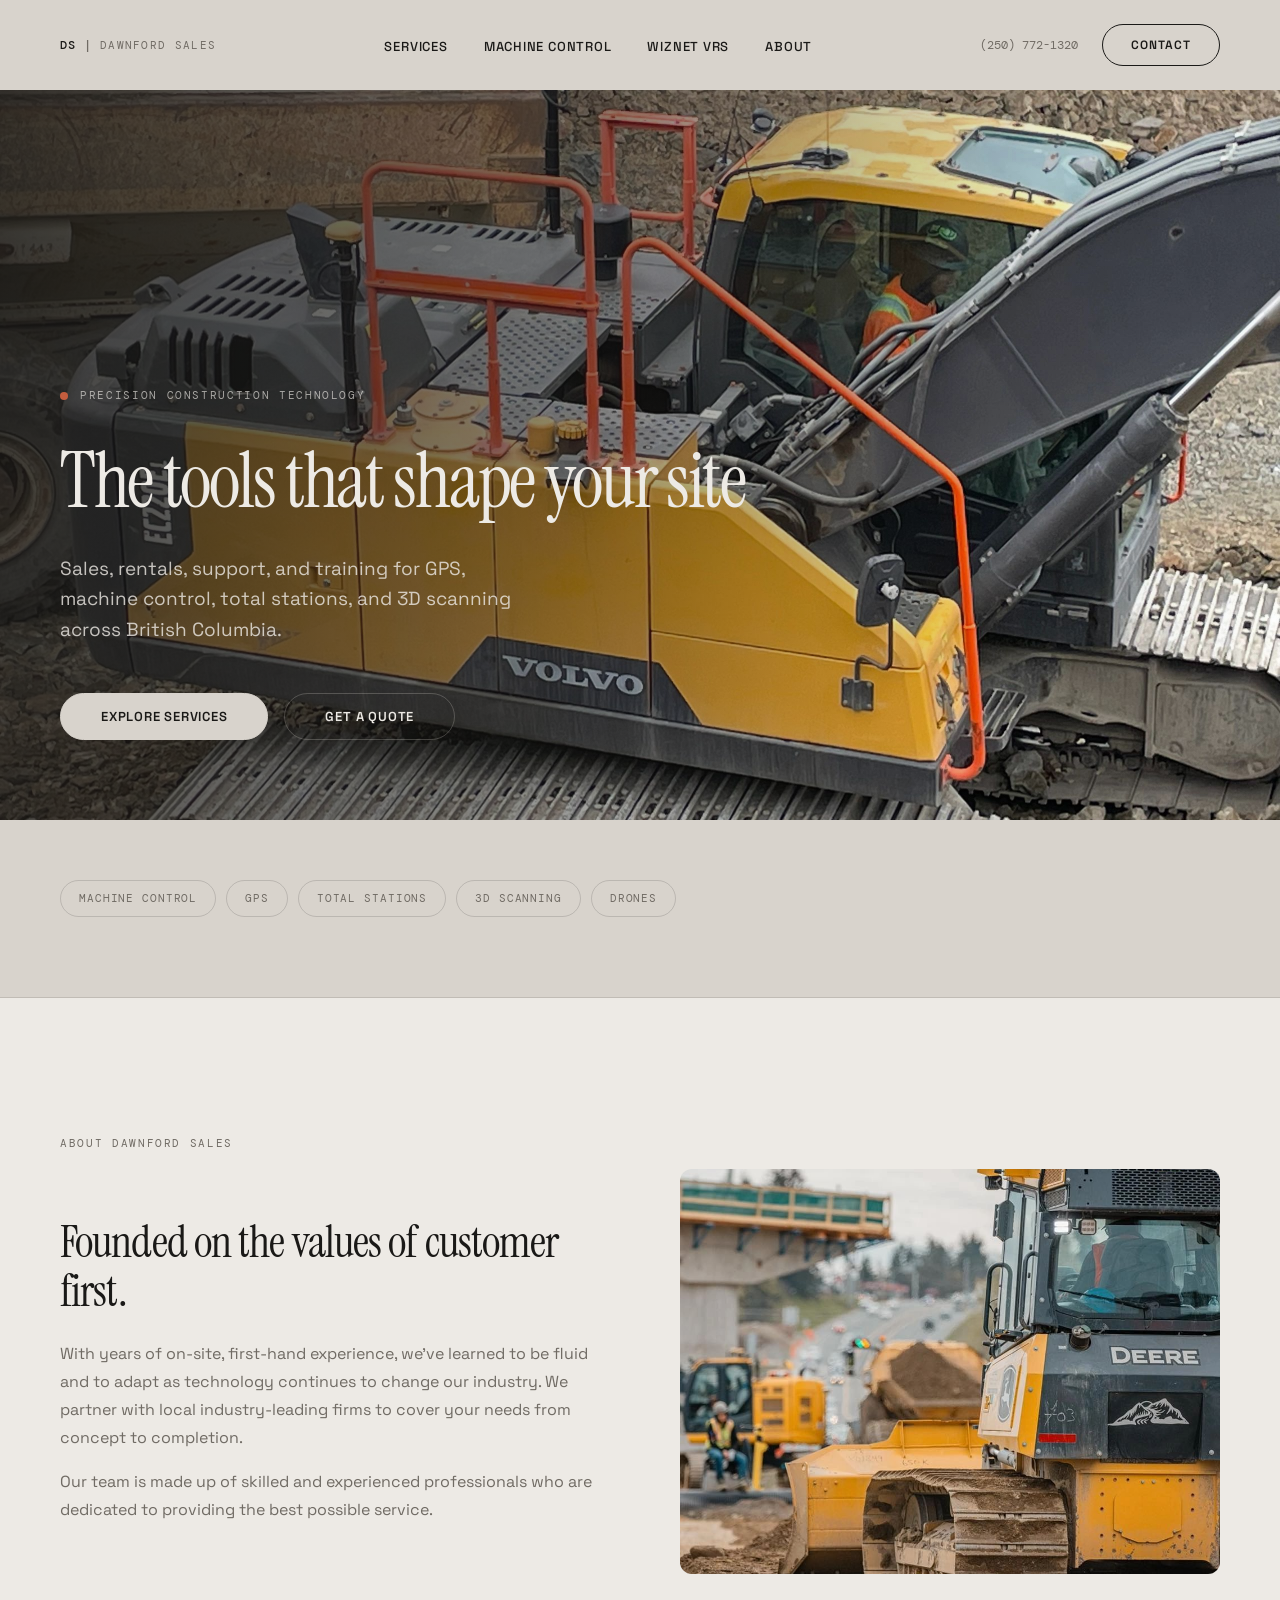
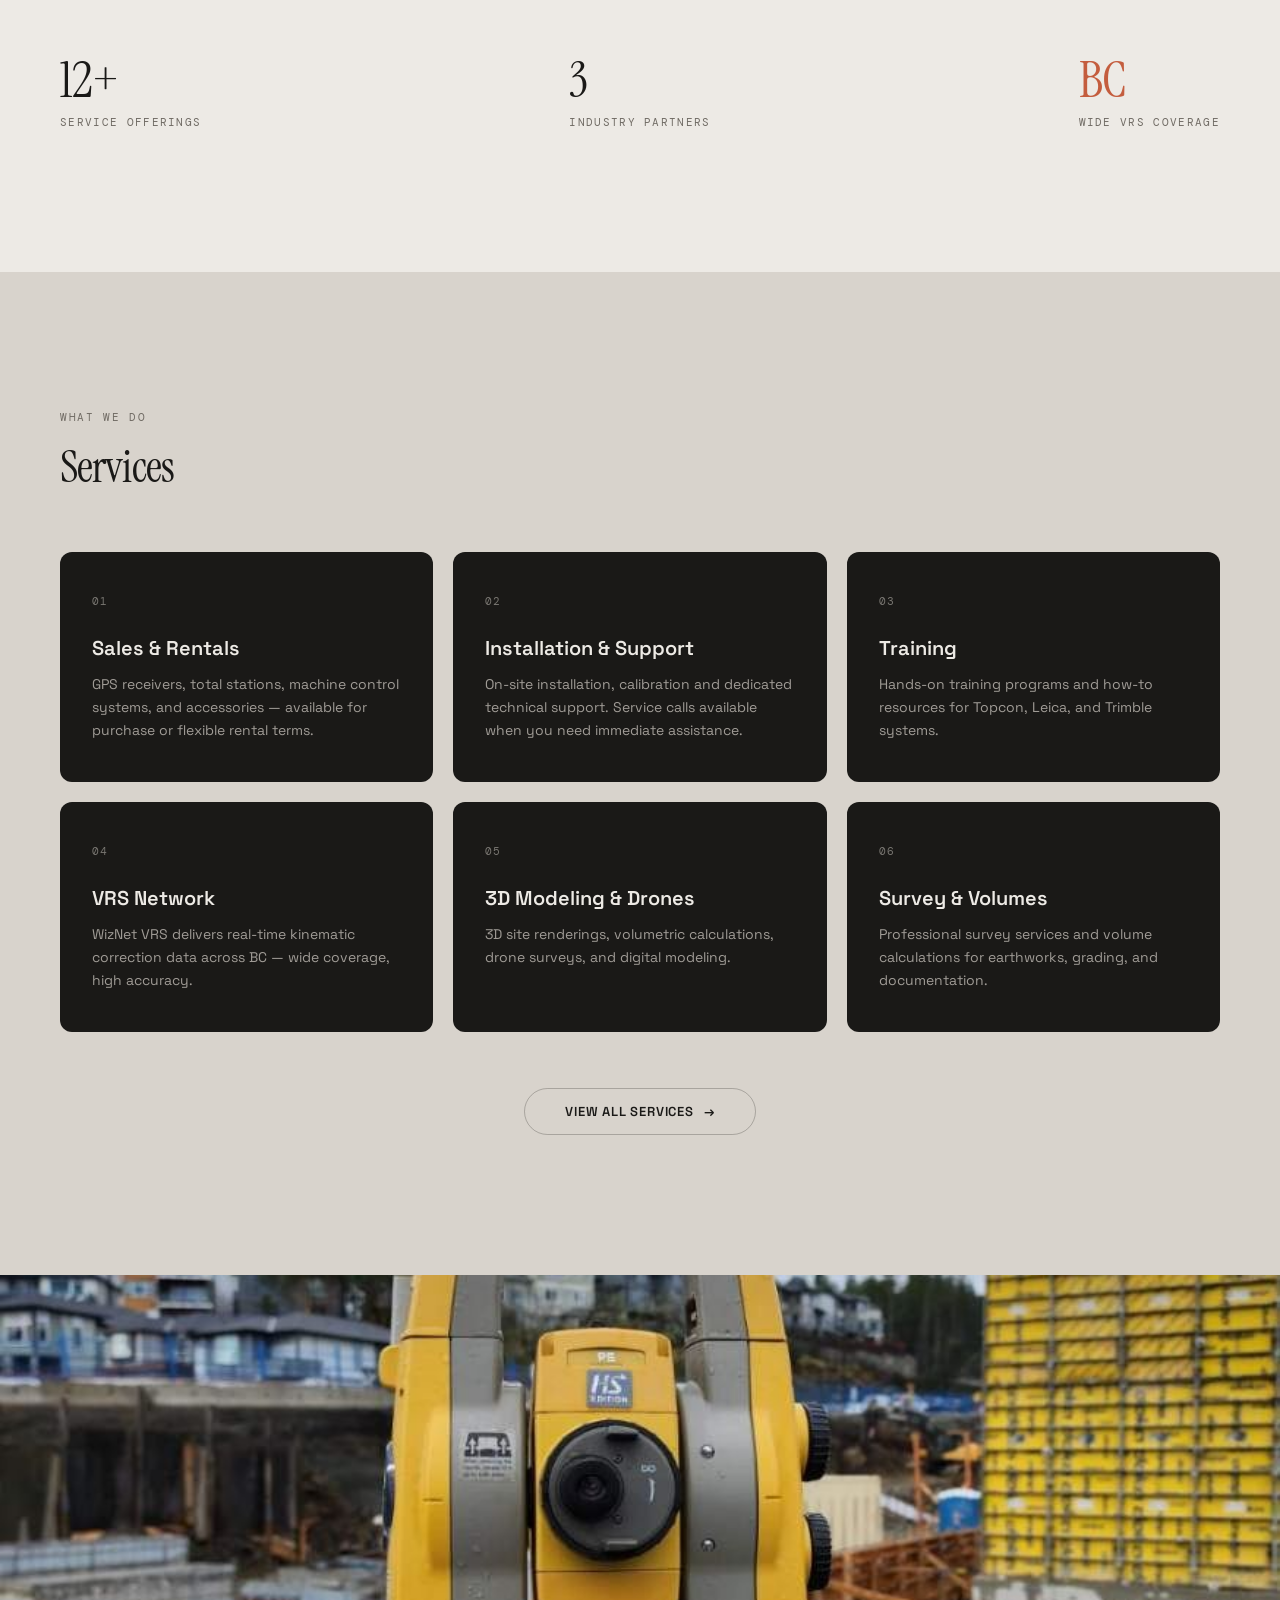
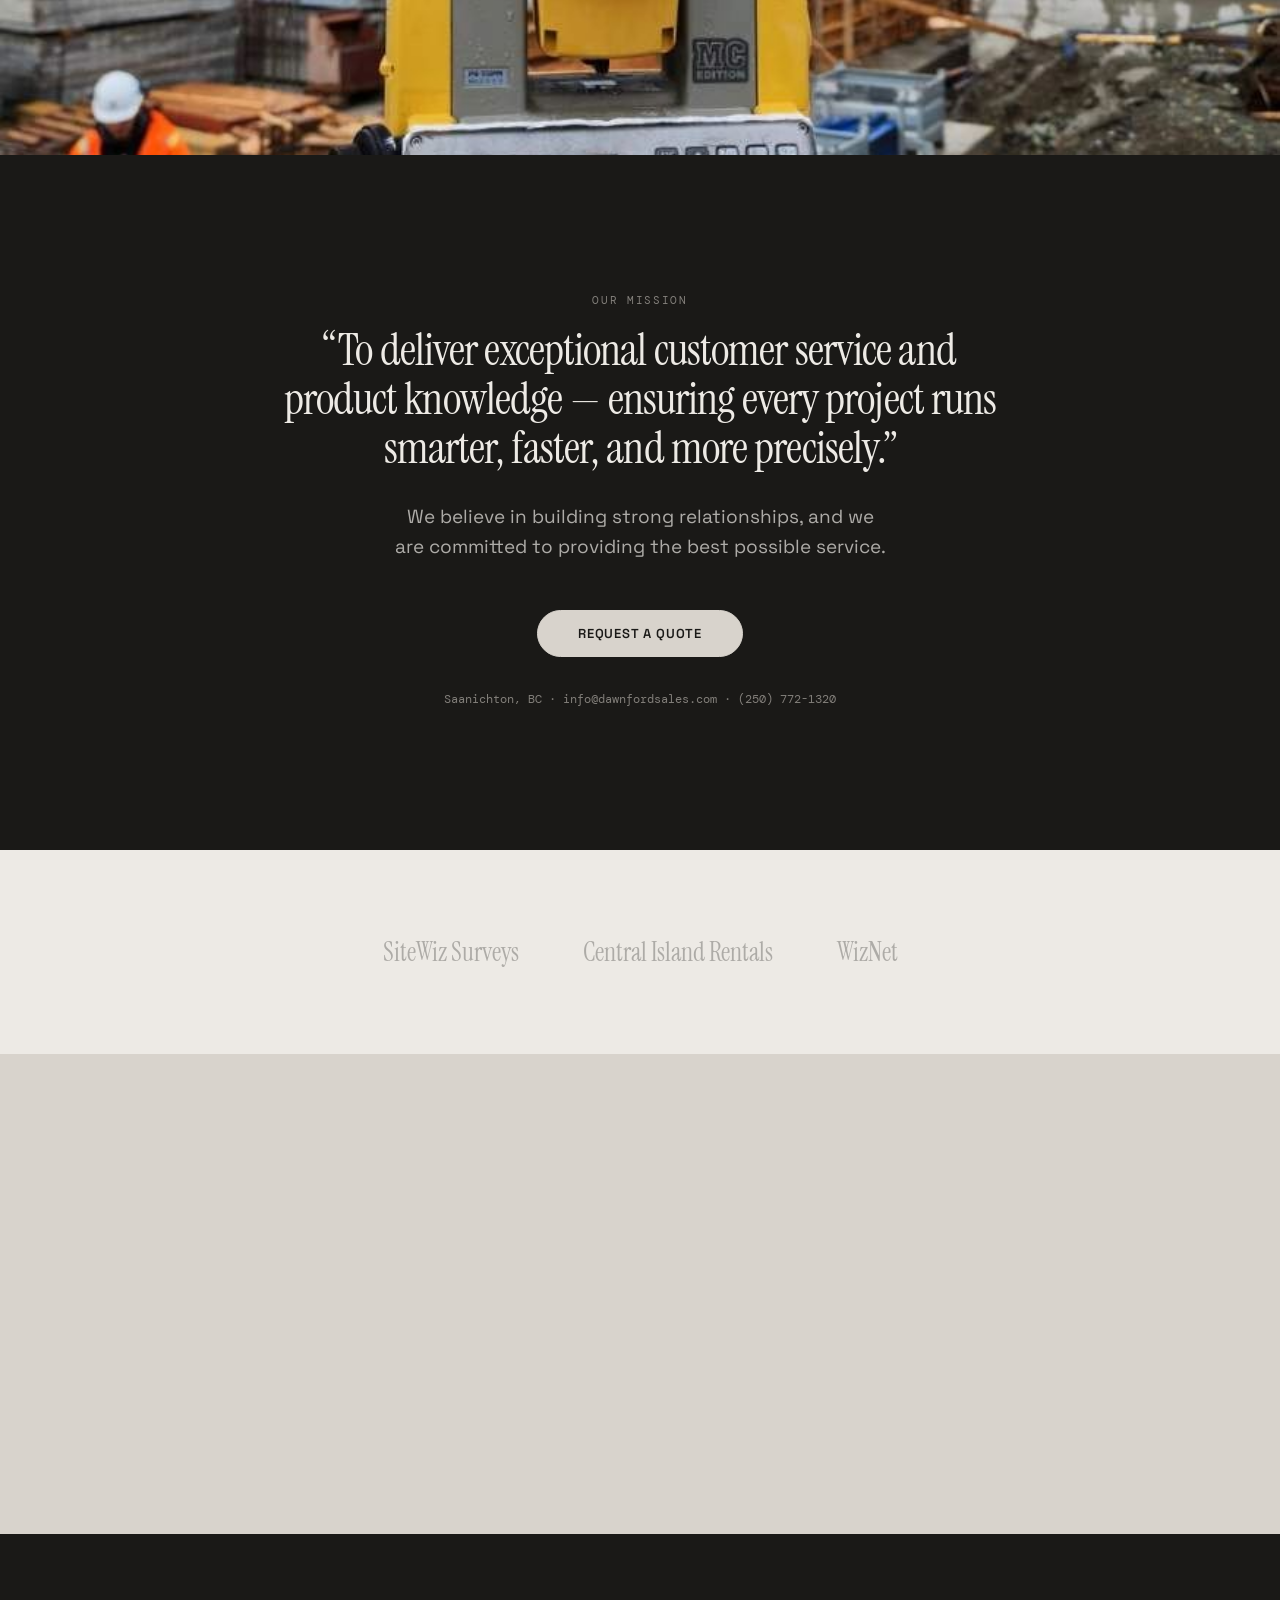
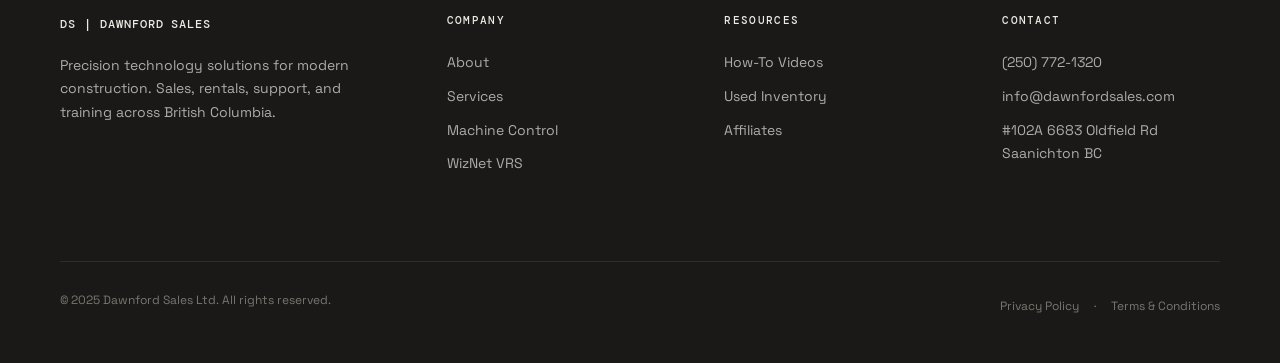
<file: index.html>
<!DOCTYPE html>
<html lang="en">
<head>
  <meta charset="UTF-8">
  <meta name="viewport" content="width=device-width, initial-scale=1.0">
  <meta name="description" content="Dawnford Sales Ltd — Precision construction technology in Saanichton, BC. Sales, rentals, support, and training for GPS, machine control, total stations, and 3D scanning.">
  <title>Dawnford Sales Ltd | Precision Technology for Modern Construction</title>
  <link rel="stylesheet" href="styles.css">
  <style>html { scroll-behavior: smooth; }</style>
</head>
<body>

  <!-- NAV -->
  <nav class="nav">
    <div class="nav__inner">
      <a href="index.html" class="nav__logo">DS <span class="nav__logo-divider">|</span> <span class="nav__logo-sub">Dawnford Sales</span></a>
      <ul class="nav__links">
        <li><a href="services.html" class="nav__link">Services</a></li>
        <li><a href="machine-control.html" class="nav__link">Machine Control</a></li>
        <li><a href="wiznet-vrs.html" class="nav__link">WizNet VRS</a></li>
        <li><a href="#about" class="nav__link">About</a></li>
      </ul>
      <div class="nav__right">
        <a href="tel:+12507721320" class="nav__phone">(250) 772-1320</a>
        <a href="contact.html" class="nav__cta">Contact</a>
      </div>
    </div>
  </nav>

  <!-- HERO -->
  <header class="hero hero--image">
    <div class="hero__bg">
      <img src="images/field_equipment.jpg" alt="Volvo excavator equipped with GPS machine control on an active jobsite" width="2560" height="1920">
    </div>
    <div class="hero__overlay"></div>
    <div class="container" style="position: relative; z-index: 2;">
      <div class="hero__label">
        <span class="hero__label-dot"></span>
        Precision Construction Technology
      </div>
      <h1>The tools that shape your site</h1>
      <p class="hero__subtitle" style="color: rgba(237,234,229,0.8);">Sales, rentals, support, and training for GPS, machine control, total stations, and 3D scanning across British Columbia.</p>
      <div class="hero__actions">
        <a href="services.html" class="btn btn--light">Explore Services</a>
        <a href="contact.html" class="btn btn--outline-light">Get a Quote</a>
      </div>
    </div>
  </header>

  <!-- TAGS -->
  <div class="container" style="padding-top: 60px; padding-bottom: 80px;">
    <div class="tags">
      <span class="tag">Machine Control</span>
      <span class="tag">GPS</span>
      <span class="tag">Total Stations</span>
      <span class="tag">3D Scanning</span>
      <span class="tag">Drones</span>
    </div>
  </div>

  <hr class="divider">

  <!-- ABOUT -->
  <section class="section section--warm" id="about">
    <div class="container">
      <div class="label">About Dawnford Sales</div>
      <div class="split">
        <div class="split__text">
          <h2>Founded on the values of customer first.</h2>
          <p>With years of on-site, first-hand experience, we've learned to be fluid and to adapt as technology continues to change our industry. We partner with local industry-leading firms to cover your needs from concept to completion.</p>
          <p>Our team is made up of skilled and experienced professionals who are dedicated to providing the best possible service.</p>
        </div>
        <div class="split__image">
          <img src="images/team_photo.jpg" alt="The Dawnford Sales team on a project site" loading="lazy" width="600" height="400">
        </div>
      </div>

      <div class="stats" style="margin-top: 80px;">
        <div class="stat">
          <span class="stat__number">12+</span>
          <span class="stat__label">Service Offerings</span>
        </div>
        <div class="stat">
          <span class="stat__number">3</span>
          <span class="stat__label">Industry Partners</span>
        </div>
        <div class="stat">
          <span class="stat__number stat__number--accent">BC</span>
          <span class="stat__label">Wide VRS Coverage</span>
        </div>
      </div>
    </div>
  </section>

  <!-- SERVICES -->
  <section class="section section--stone">
    <div class="container">
      <div class="label">What We Do</div>
      <h2 style="margin-bottom: 60px;">Services</h2>

      <div class="grid grid--3">
        <article class="card">
          <span class="card__number">01</span>
          <h3>Sales & Rentals</h3>
          <p>GPS receivers, total stations, machine control systems, and accessories — available for purchase or flexible rental terms.</p>
        </article>
        <article class="card">
          <span class="card__number">02</span>
          <h3>Installation & Support</h3>
          <p>On-site installation, calibration and dedicated technical support. Service calls available when you need immediate assistance.</p>
        </article>
        <article class="card">
          <span class="card__number">03</span>
          <h3>Training</h3>
          <p>Hands-on training programs and how-to resources for Topcon, Leica, and Trimble systems.</p>
        </article>
        <article class="card">
          <span class="card__number">04</span>
          <h3>VRS Network</h3>
          <p>WizNet VRS delivers real-time kinematic correction data across BC — wide coverage, high accuracy.</p>
        </article>
        <article class="card">
          <span class="card__number">05</span>
          <h3>3D Modeling & Drones</h3>
          <p>3D site renderings, volumetric calculations, drone surveys, and digital modeling.</p>
        </article>
        <article class="card">
          <span class="card__number">06</span>
          <h3>Survey & Volumes</h3>
          <p>Professional survey services and volume calculations for earthworks, grading, and documentation.</p>
        </article>
      </div>

      <div style="text-align: center; margin-top: 56px;">
        <a href="services.html" class="btn btn--outline">View All Services <span class="btn__arrow">&rarr;</span></a>
      </div>
    </div>
  </section>

  <!-- IMAGE BREAK -->
  <div class="image-break">
    <img src="images/jobsite.jpg" alt="Active construction jobsite using Dawnford precision technology" loading="lazy" width="1920" height="500">
  </div>

  <!-- MISSION -->
  <section class="section section--dark" style="text-align: center;">
    <div class="container" style="max-width: 860px;">
      <div class="label label--light" style="justify-content: center;">Our Mission</div>
      <h2 style="margin-bottom: 28px;">&ldquo;To deliver exceptional customer service and product knowledge &mdash; ensuring every project runs smarter, faster, and more precisely.&rdquo;</h2>
      <p class="lead" style="max-width: 500px; margin: 0 auto 48px;">We believe in building strong relationships, and we are committed to providing the best possible service.</p>
      <a href="contact.html" class="btn btn--light">Request a Quote</a>
      <p style="margin-top: 32px; font-family: var(--font-mono); font-size: 12px; color: rgba(216,211,204,0.55);">Saanichton, BC &middot; info@dawnfordsales.com &middot; (250) 772-1320</p>
    </div>
  </section>

  <!-- PARTNERS -->
  <section class="section section--warm" style="padding-top: 80px; padding-bottom: 80px;">
    <div class="container">
      <div class="partners">
        <span class="partner-name">SiteWiz Surveys</span>
        <span class="partner-name">Central Island Rentals</span>
        <span class="partner-name">WizNet</span>
      </div>
    </div>
  </section>

  <!-- MAP -->
  <div class="map-section">
    <iframe
      src="https://www.google.com/maps/d/u/0/embed?mid=1etdUDuWRnKUgUkaizJpUHFdhF_-oUvA&ll=49.27524247573872%2C-123.19256235156249&z=7"
      width="100%" height="480" style="border:0; display:block;"
      allowfullscreen="" loading="lazy"
      referrerpolicy="no-referrer-when-downgrade"
      title="Dawnford Sales coverage area"></iframe>
  </div>

  <!-- FOOTER -->
  <footer class="footer">
    <div class="container">
      <div class="footer__grid">
        <div class="footer__brand">
          <span class="footer__brand-name">DS | Dawnford Sales</span>
          <p>Precision technology solutions for modern construction. Sales, rentals, support, and training across British Columbia.</p>
        </div>
        <div>
          <h4 class="footer__heading">Company</h4>
          <ul>
            <li><a href="#about" class="footer__link">About</a></li>
            <li><a href="services.html" class="footer__link">Services</a></li>
            <li><a href="machine-control.html" class="footer__link">Machine Control</a></li>
            <li><a href="wiznet-vrs.html" class="footer__link">WizNet VRS</a></li>
          </ul>
        </div>
        <div>
          <h4 class="footer__heading">Resources</h4>
          <ul>
            <li><a href="how-to-videos.html" class="footer__link">How-To Videos</a></li>
            <li><a href="used-inventory.html" class="footer__link">Used Inventory</a></li>
            <li><a href="affiliates.html" class="footer__link">Affiliates</a></li>
          </ul>
        </div>
        <div>
          <h4 class="footer__heading">Contact</h4>
          <ul>
            <li><a href="tel:+12507721320" class="footer__link">(250) 772-1320</a></li>
            <li><a href="mailto:info@dawnfordsales.com" class="footer__link">info@dawnfordsales.com</a></li>
            <li><address class="footer__link" style="font-style: normal;">#102A 6683 Oldfield Rd<br>Saanichton BC</address></li>
          </ul>
        </div>
      </div>
      <div class="footer__bottom">
        <p>&copy; 2025 Dawnford Sales Ltd. All rights reserved.</p>
        <div>
          <a href="privacy.html">Privacy Policy</a>
          <span style="margin: 0 12px;">&middot;</span>
          <a href="terms.html">Terms &amp; Conditions</a>
        </div>
      </div>
    </div>
  </footer>

</body>
</html>
</file>
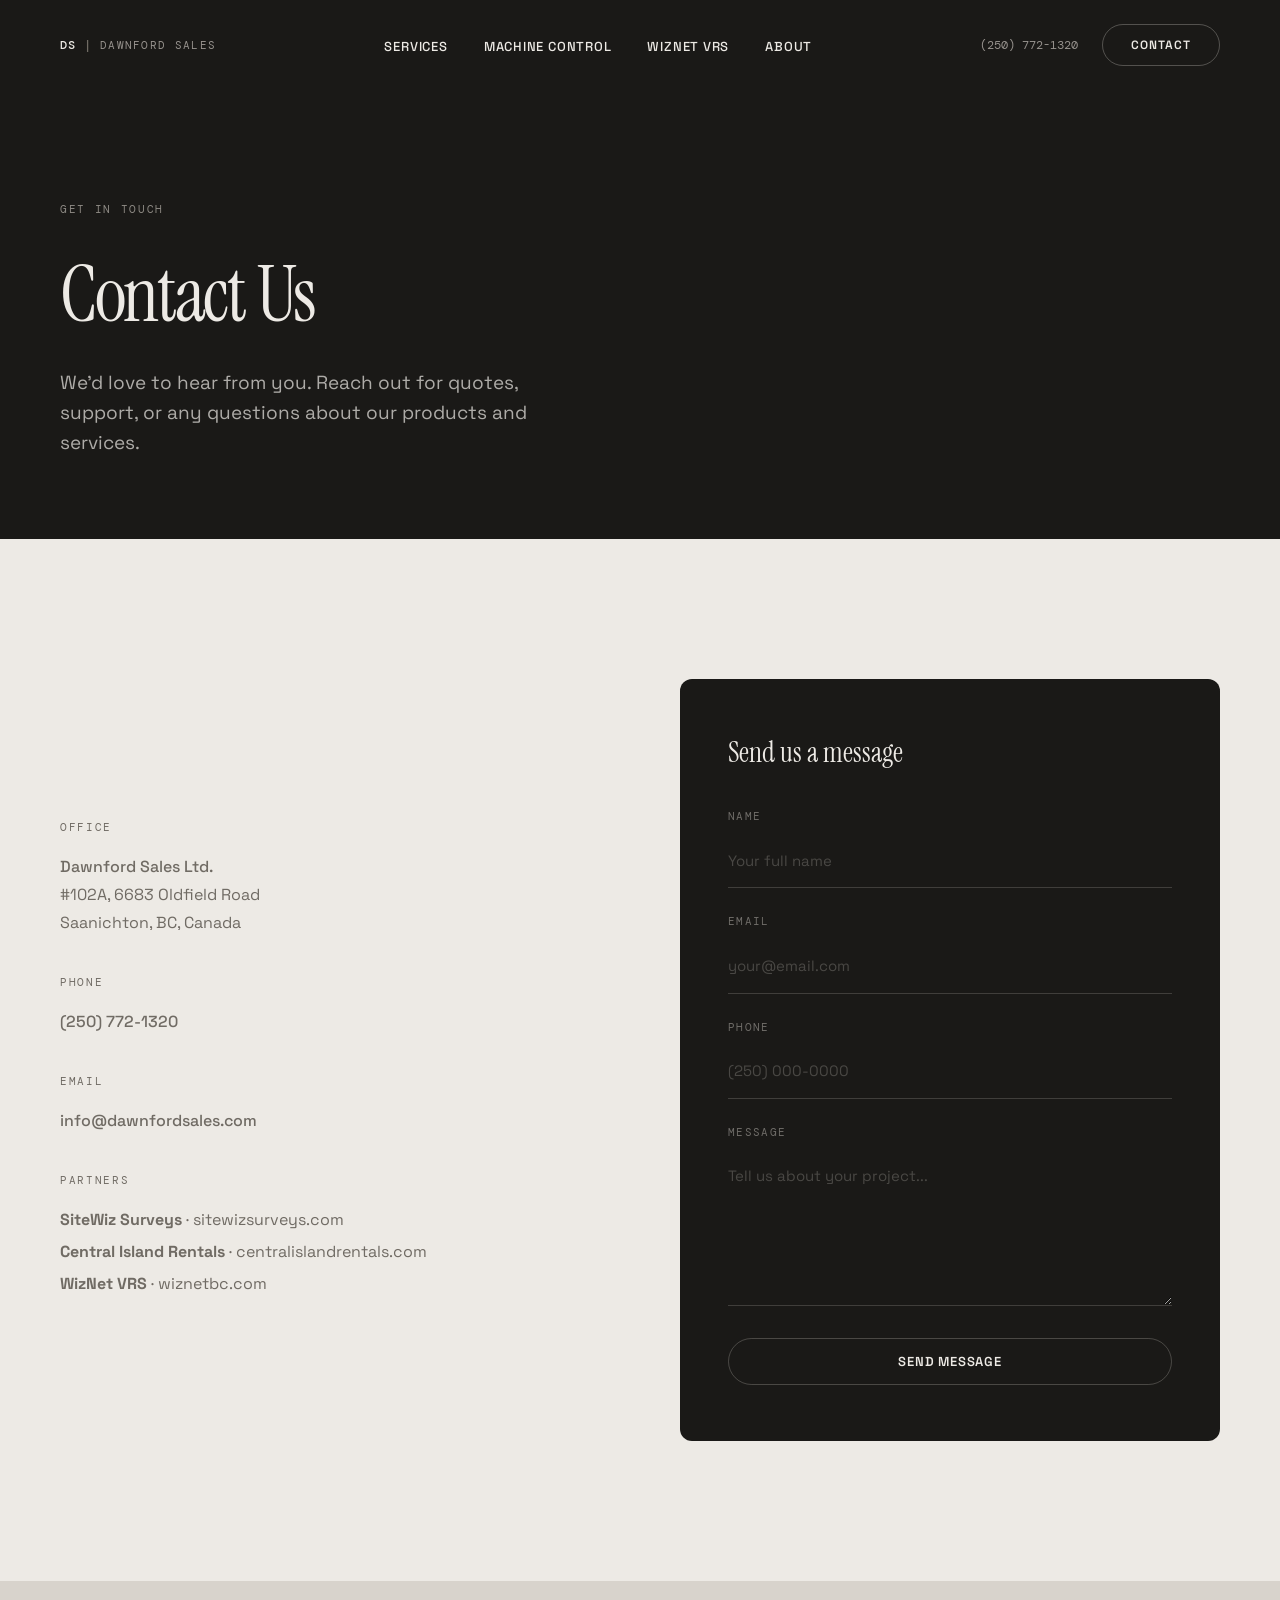
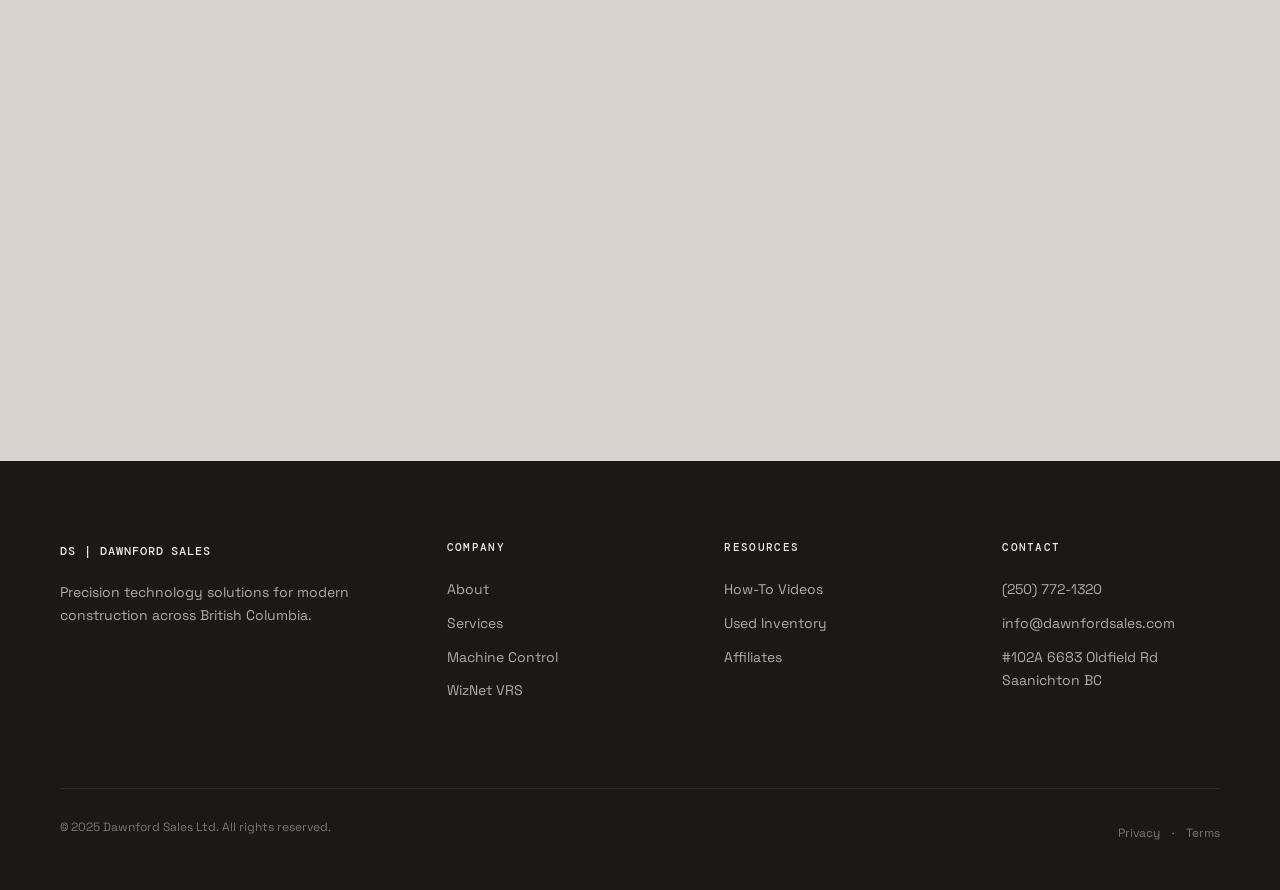
<file: contact.html>
<!DOCTYPE html>
<html lang="en">
<head>
  <meta charset="UTF-8">
  <meta name="viewport" content="width=device-width, initial-scale=1.0">
  <title>Contact | Dawnford Sales Ltd.</title>
  <meta name="description" content="Get in touch with Dawnford Sales Ltd. for quotes, support, or questions about GPS, machine control, and surveying technology.">
  <link rel="stylesheet" href="styles.css">
</head>
<body>

  <nav class="nav nav--dark">
    <div class="nav__inner">
      <a href="index.html" class="nav__logo">DS <span class="nav__logo-divider">|</span> <span class="nav__logo-sub">Dawnford Sales</span></a>
      <ul class="nav__links">
        <li><a href="services.html" class="nav__link">Services</a></li>
        <li><a href="machine-control.html" class="nav__link">Machine Control</a></li>
        <li><a href="wiznet-vrs.html" class="nav__link">WizNet VRS</a></li>
        <li><a href="index.html#about" class="nav__link">About</a></li>
      </ul>
      <div class="nav__right">
        <a href="tel:+12507721320" class="nav__phone">(250) 772-1320</a>
        <a href="contact.html" class="nav__cta">Contact</a>
      </div>
    </div>
  </nav>

  <header class="hero hero--dark" style="padding-bottom: 80px;">
    <div class="container">
      <div class="hero__label">Get in Touch</div>
      <h1>Contact Us</h1>
      <p class="hero__subtitle">We'd love to hear from you. Reach out for quotes, support, or any questions about our products and services.</p>
    </div>
  </header>

  <main>

    <section class="section section--warm">
      <div class="container">
        <div class="split">

          <div class="split__text">
            <div style="margin-bottom: 40px;">
              <div class="label">Office</div>
              <p style="margin-bottom: 0; font-weight: 500;">Dawnford Sales Ltd.</p>
              <p style="margin-bottom: 0; color: var(--color-mid-gray);">#102A, 6683 Oldfield Road</p>
              <p style="color: var(--color-mid-gray);">Saanichton, BC, Canada</p>
            </div>
            <div style="margin-bottom: 40px;">
              <div class="label">Phone</div>
              <p><a href="tel:+12507721320" style="font-weight: 500;">(250) 772-1320</a></p>
            </div>
            <div style="margin-bottom: 40px;">
              <div class="label">Email</div>
              <p><a href="mailto:info@dawnfordsales.com" style="font-weight: 500;">info@dawnfordsales.com</a></p>
            </div>
            <div>
              <div class="label">Partners</div>
              <p style="margin-bottom: 4px;"><strong>SiteWiz Surveys</strong> <span style="color: var(--color-mid-gray);">&middot; sitewizsurveys.com</span></p>
              <p style="margin-bottom: 4px;"><strong>Central Island Rentals</strong> <span style="color: var(--color-mid-gray);">&middot; centralislandrentals.com</span></p>
              <p style="margin-bottom: 0;"><strong>WizNet VRS</strong> <span style="color: var(--color-mid-gray);">&middot; wiznetbc.com</span></p>
            </div>
          </div>

          <div class="form">
            <h3 style="font-family: var(--font-display); color: var(--color-warm-white); font-size: 28px; margin-bottom: 36px;">Send us a message</h3>
            <form action="#" method="post">
              <div class="form__group">
                <label for="contact-name" class="form__label">Name</label>
                <input type="text" id="contact-name" name="name" class="form__input" placeholder="Your full name" required>
              </div>
              <div class="form__group">
                <label for="contact-email" class="form__label">Email</label>
                <input type="email" id="contact-email" name="email" class="form__input" placeholder="your@email.com" required>
              </div>
              <div class="form__group">
                <label for="contact-phone" class="form__label">Phone</label>
                <input type="tel" id="contact-phone" name="phone" class="form__input" placeholder="(250) 000-0000">
              </div>
              <div class="form__group" style="margin-bottom: 32px;">
                <label for="contact-message" class="form__label">Message</label>
                <textarea id="contact-message" name="message" class="form__textarea" placeholder="Tell us about your project..." rows="5" required></textarea>
              </div>
              <button type="submit" class="btn btn--outline-light" style="width: 100%;">Send Message</button>
            </form>
          </div>

        </div>
      </div>
    </section>

    <div class="map-section">
      <iframe
        src="https://www.google.com/maps/d/u/0/embed?mid=1etdUDuWRnKUgUkaizJpUHFdhF_-oUvA&ll=49.27524247573872%2C-123.19256235156249&z=7"
        width="100%" height="480" style="border:0; display:block;"
        allowfullscreen="" loading="lazy"
        referrerpolicy="no-referrer-when-downgrade"
        title="Dawnford Sales location"></iframe>
    </div>

  </main>

  <footer class="footer">
    <div class="container">
      <div class="footer__grid">
        <div class="footer__brand">
          <span class="footer__brand-name">DS | Dawnford Sales</span>
          <p>Precision technology solutions for modern construction across British Columbia.</p>
        </div>
        <div>
          <h4 class="footer__heading">Company</h4>
          <ul>
            <li><a href="index.html#about" class="footer__link">About</a></li>
            <li><a href="services.html" class="footer__link">Services</a></li>
            <li><a href="machine-control.html" class="footer__link">Machine Control</a></li>
            <li><a href="wiznet-vrs.html" class="footer__link">WizNet VRS</a></li>
          </ul>
        </div>
        <div>
          <h4 class="footer__heading">Resources</h4>
          <ul>
            <li><a href="how-to-videos.html" class="footer__link">How-To Videos</a></li>
            <li><a href="used-inventory.html" class="footer__link">Used Inventory</a></li>
            <li><a href="affiliates.html" class="footer__link">Affiliates</a></li>
          </ul>
        </div>
        <div>
          <h4 class="footer__heading">Contact</h4>
          <ul>
            <li><a href="tel:+12507721320" class="footer__link">(250) 772-1320</a></li>
            <li><a href="mailto:info@dawnfordsales.com" class="footer__link">info@dawnfordsales.com</a></li>
            <li><address class="footer__link" style="font-style: normal;">#102A 6683 Oldfield Rd<br>Saanichton BC</address></li>
          </ul>
        </div>
      </div>
      <div class="footer__bottom">
        <p>&copy; 2025 Dawnford Sales Ltd. All rights reserved.</p>
        <div><a href="privacy.html">Privacy</a><span style="margin: 0 12px;">&middot;</span><a href="terms.html">Terms</a></div>
      </div>
    </div>
  </footer>

</body>
</html>
</file>
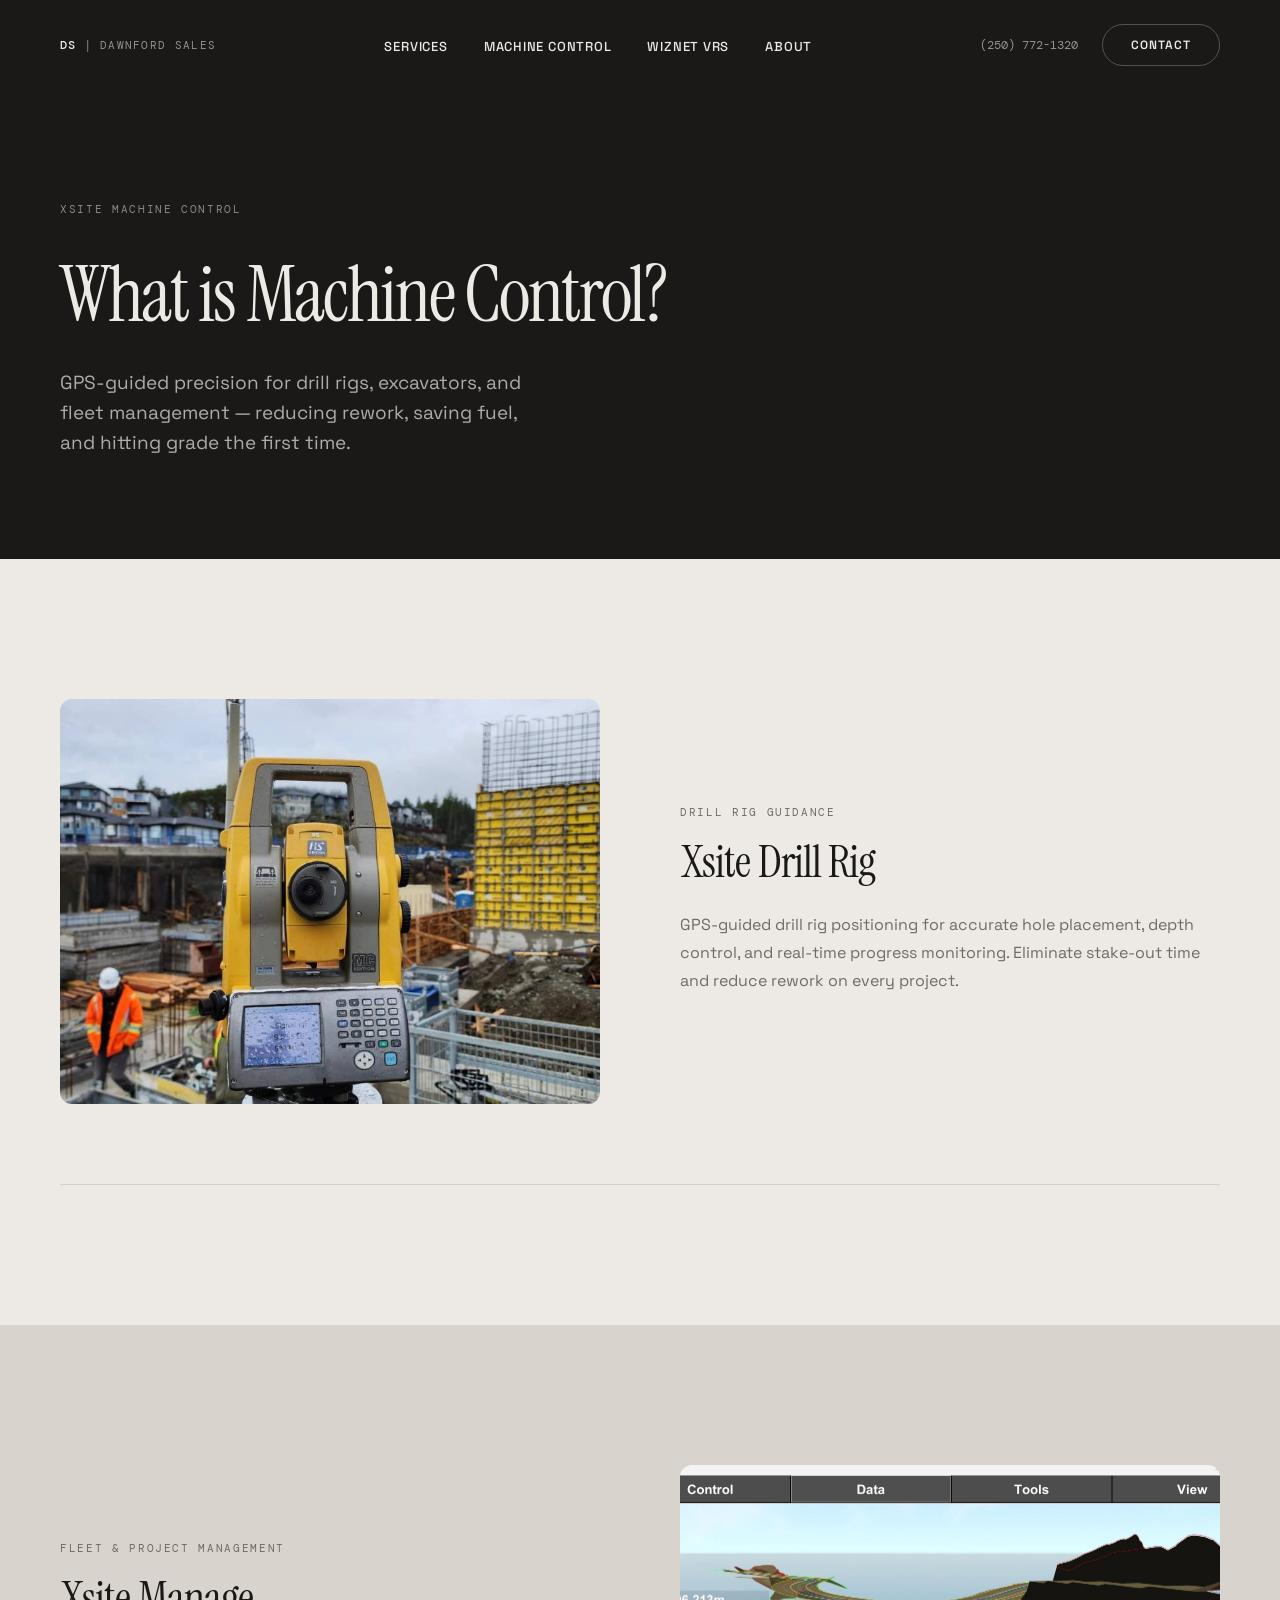
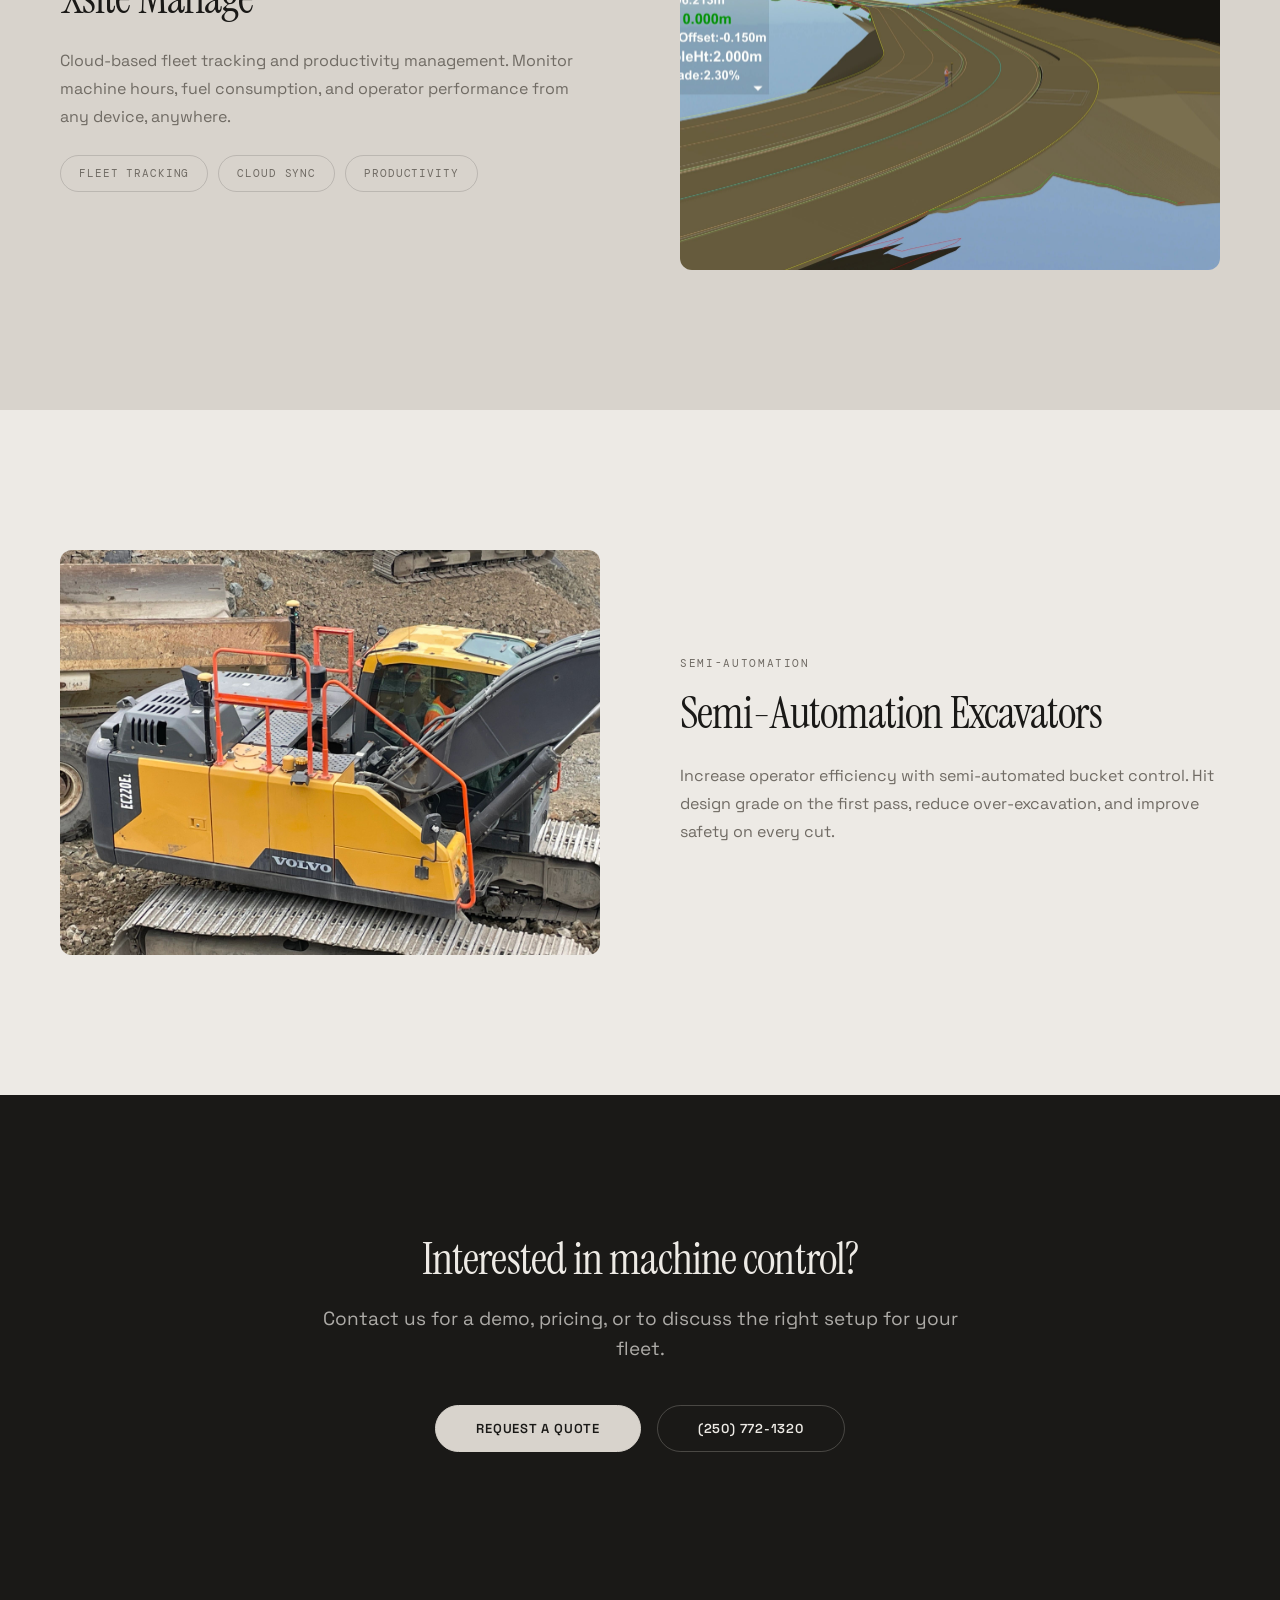
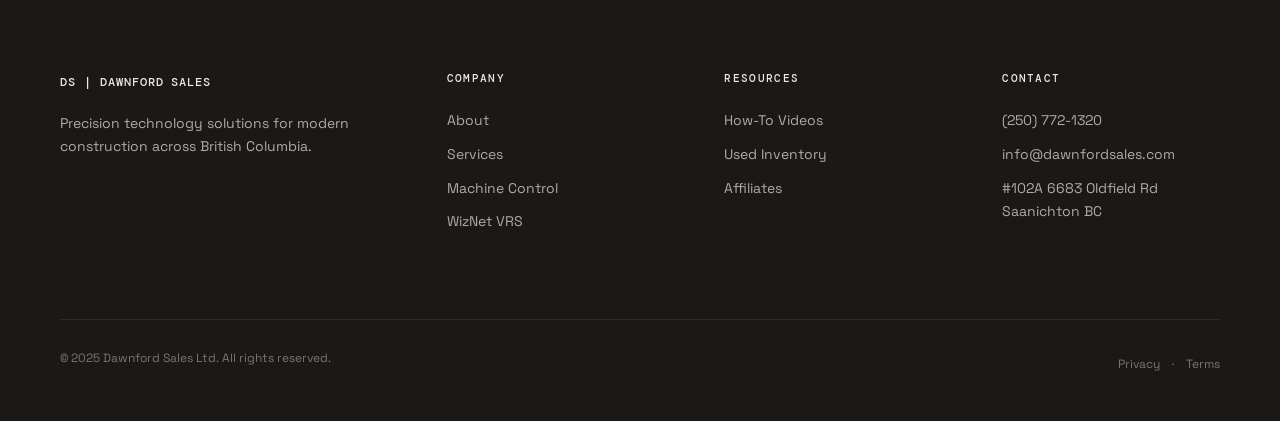
<file: machine-control.html>
<!DOCTYPE html>
<html lang="en">
<head>
  <meta charset="UTF-8">
  <meta name="viewport" content="width=device-width, initial-scale=1.0">
  <title>Machine Control | Dawnford Sales Ltd.</title>
  <meta name="description" content="Xsite Machine Control — GPS-guided precision for drill rigs, excavators, and fleet management from Dawnford Sales Ltd.">
  <link rel="stylesheet" href="styles.css">
</head>
<body>

  <nav class="nav nav--dark">
    <div class="nav__inner">
      <a href="index.html" class="nav__logo">DS <span class="nav__logo-divider">|</span> <span class="nav__logo-sub">Dawnford Sales</span></a>
      <ul class="nav__links">
        <li><a href="services.html" class="nav__link">Services</a></li>
        <li><a href="machine-control.html" class="nav__link">Machine Control</a></li>
        <li><a href="wiznet-vrs.html" class="nav__link">WizNet VRS</a></li>
        <li><a href="index.html#about" class="nav__link">About</a></li>
      </ul>
      <div class="nav__right">
        <a href="tel:+12507721320" class="nav__phone">(250) 772-1320</a>
        <a href="contact.html" class="nav__cta">Contact</a>
      </div>
    </div>
  </nav>

  <header class="hero hero--dark">
    <div class="container">
      <div class="hero__label">Xsite Machine Control</div>
      <h1>What is Machine Control?</h1>
      <p class="hero__subtitle">GPS-guided precision for drill rigs, excavators, and fleet management — reducing rework, saving fuel, and hitting grade the first time.</p>
    </div>
  </header>

  <main>

    <section class="section section--warm">
      <div class="container">
        <div class="split">
          <div class="split__image">
            <img src="images/jobsite.jpg" alt="Drill rig with Xsite machine control" loading="lazy" width="600" height="400">
          </div>
          <div class="split__text">
            <div class="label">Drill Rig Guidance</div>
            <h2>Xsite Drill Rig</h2>
            <p>GPS-guided drill rig positioning for accurate hole placement, depth control, and real-time progress monitoring. Eliminate stake-out time and reduce rework on every project.</p>
          </div>
        </div>
        <hr class="divider" style="margin-top: 80px;">
      </div>
    </section>

    <section class="section section--stone">
      <div class="container">
        <div class="split">
          <div class="split__text">
            <div class="label">Fleet &amp; Project Management</div>
            <h2>Xsite Manage</h2>
            <p>Cloud-based fleet tracking and productivity management. Monitor machine hours, fuel consumption, and operator performance from any device, anywhere.</p>
            <div class="tags" style="margin-top: 24px;">
              <span class="tag">Fleet Tracking</span>
              <span class="tag">Cloud Sync</span>
              <span class="tag">Productivity</span>
            </div>
          </div>
          <div class="split__image">
            <img src="images/software_screenshot.png" alt="Xsite Manage cloud dashboard" loading="lazy" width="600" height="400">
          </div>
        </div>
      </div>
    </section>

    <section class="section section--warm">
      <div class="container">
        <div class="split">
          <div class="split__image">
            <img src="images/field_equipment.jpg" alt="Excavator with semi-automation system" loading="lazy" width="600" height="400">
          </div>
          <div class="split__text">
            <div class="label">Semi-Automation</div>
            <h2>Semi-Automation Excavators</h2>
            <p>Increase operator efficiency with semi-automated bucket control. Hit design grade on the first pass, reduce over-excavation, and improve safety on every cut.</p>
          </div>
        </div>
      </div>
    </section>

    <section class="section section--dark" style="text-align: center;">
      <div class="container" style="max-width: 800px;">
        <h2 style="margin-bottom: 20px;">Interested in machine control?</h2>
        <p class="lead" style="margin-bottom: 40px;">Contact us for a demo, pricing, or to discuss the right setup for your fleet.</p>
        <div style="display: flex; justify-content: center; gap: 16px; flex-wrap: wrap;">
          <a href="contact.html" class="btn btn--light">Request a Quote</a>
          <a href="tel:+12507721320" class="btn btn--outline-light">(250) 772-1320</a>
        </div>
      </div>
    </section>

  </main>

  <footer class="footer">
    <div class="container">
      <div class="footer__grid">
        <div class="footer__brand">
          <span class="footer__brand-name">DS | Dawnford Sales</span>
          <p>Precision technology solutions for modern construction across British Columbia.</p>
        </div>
        <div>
          <h4 class="footer__heading">Company</h4>
          <ul>
            <li><a href="index.html#about" class="footer__link">About</a></li>
            <li><a href="services.html" class="footer__link">Services</a></li>
            <li><a href="machine-control.html" class="footer__link">Machine Control</a></li>
            <li><a href="wiznet-vrs.html" class="footer__link">WizNet VRS</a></li>
          </ul>
        </div>
        <div>
          <h4 class="footer__heading">Resources</h4>
          <ul>
            <li><a href="how-to-videos.html" class="footer__link">How-To Videos</a></li>
            <li><a href="used-inventory.html" class="footer__link">Used Inventory</a></li>
            <li><a href="affiliates.html" class="footer__link">Affiliates</a></li>
          </ul>
        </div>
        <div>
          <h4 class="footer__heading">Contact</h4>
          <ul>
            <li><a href="tel:+12507721320" class="footer__link">(250) 772-1320</a></li>
            <li><a href="mailto:info@dawnfordsales.com" class="footer__link">info@dawnfordsales.com</a></li>
            <li><address class="footer__link" style="font-style: normal;">#102A 6683 Oldfield Rd<br>Saanichton BC</address></li>
          </ul>
        </div>
      </div>
      <div class="footer__bottom">
        <p>&copy; 2025 Dawnford Sales Ltd. All rights reserved.</p>
        <div><a href="privacy.html">Privacy</a><span style="margin: 0 12px;">&middot;</span><a href="terms.html">Terms</a></div>
      </div>
    </div>
  </footer>

</body>
</html>
</file>
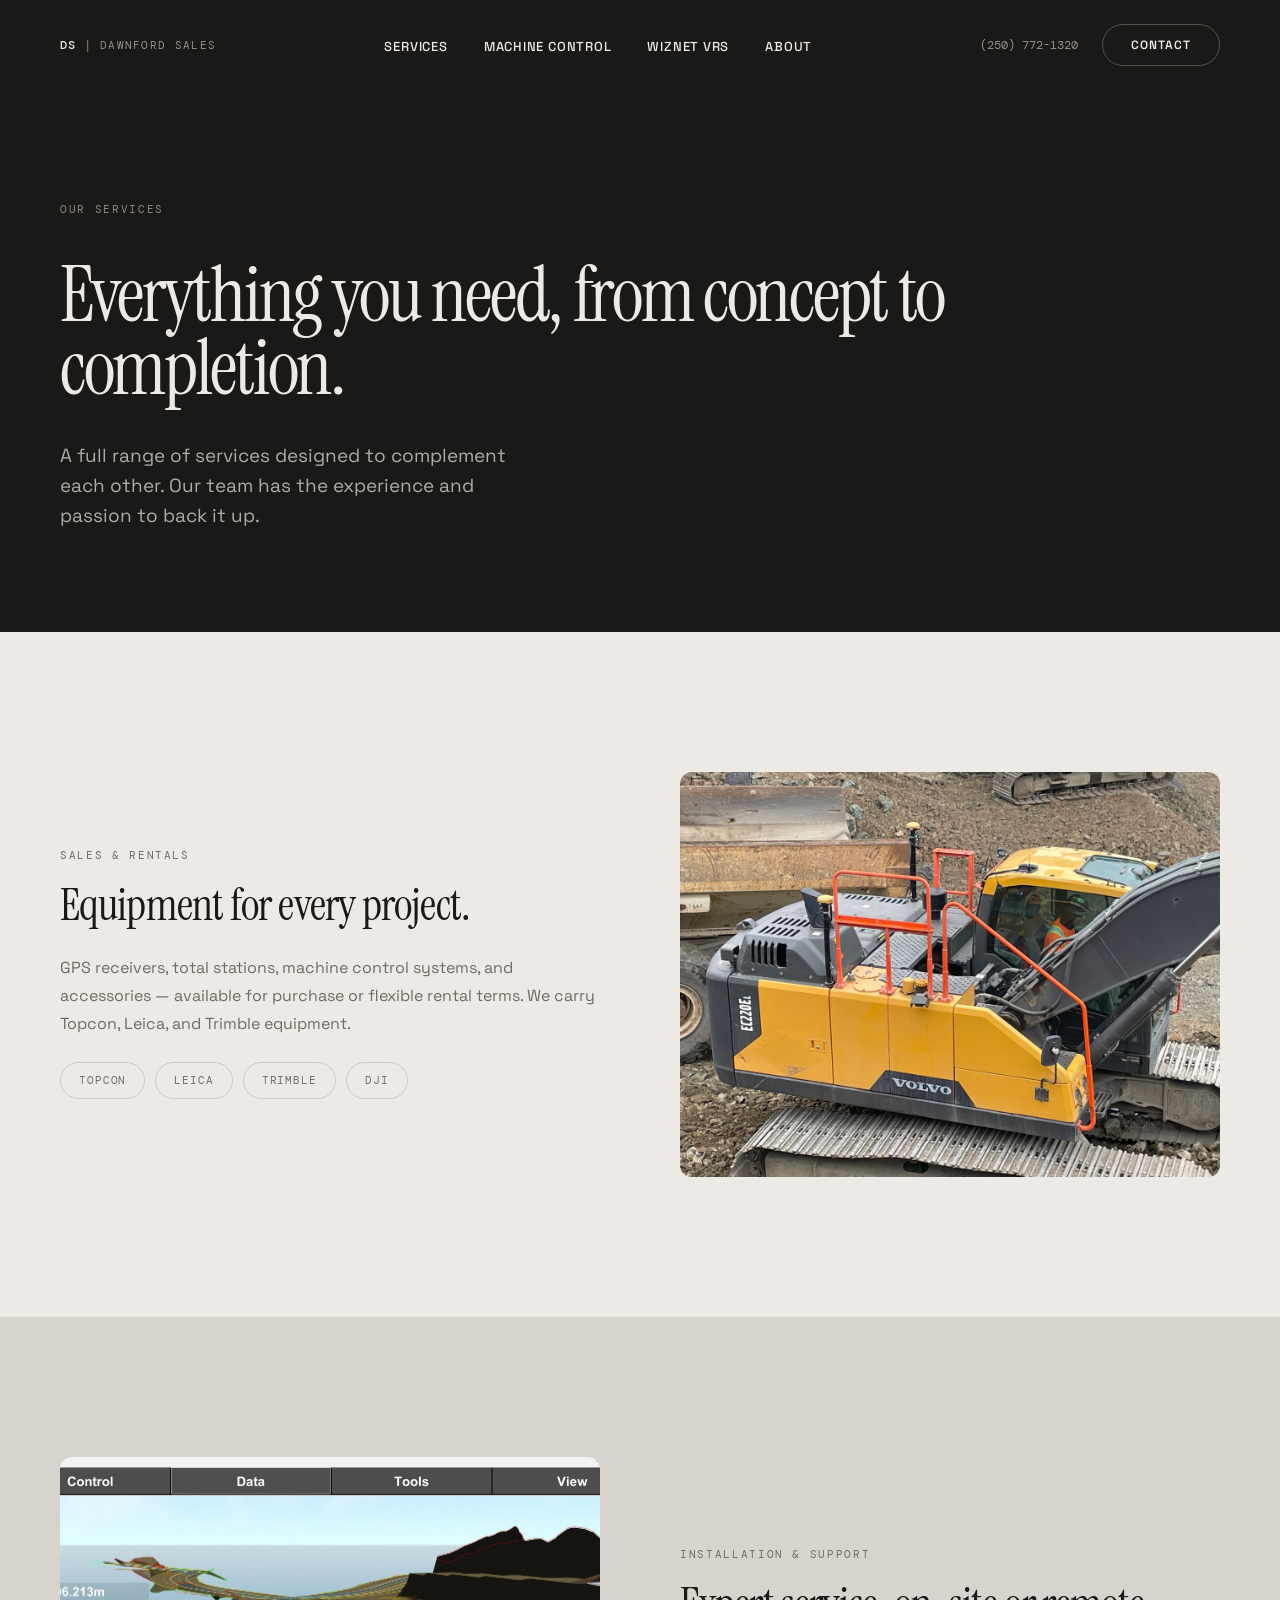
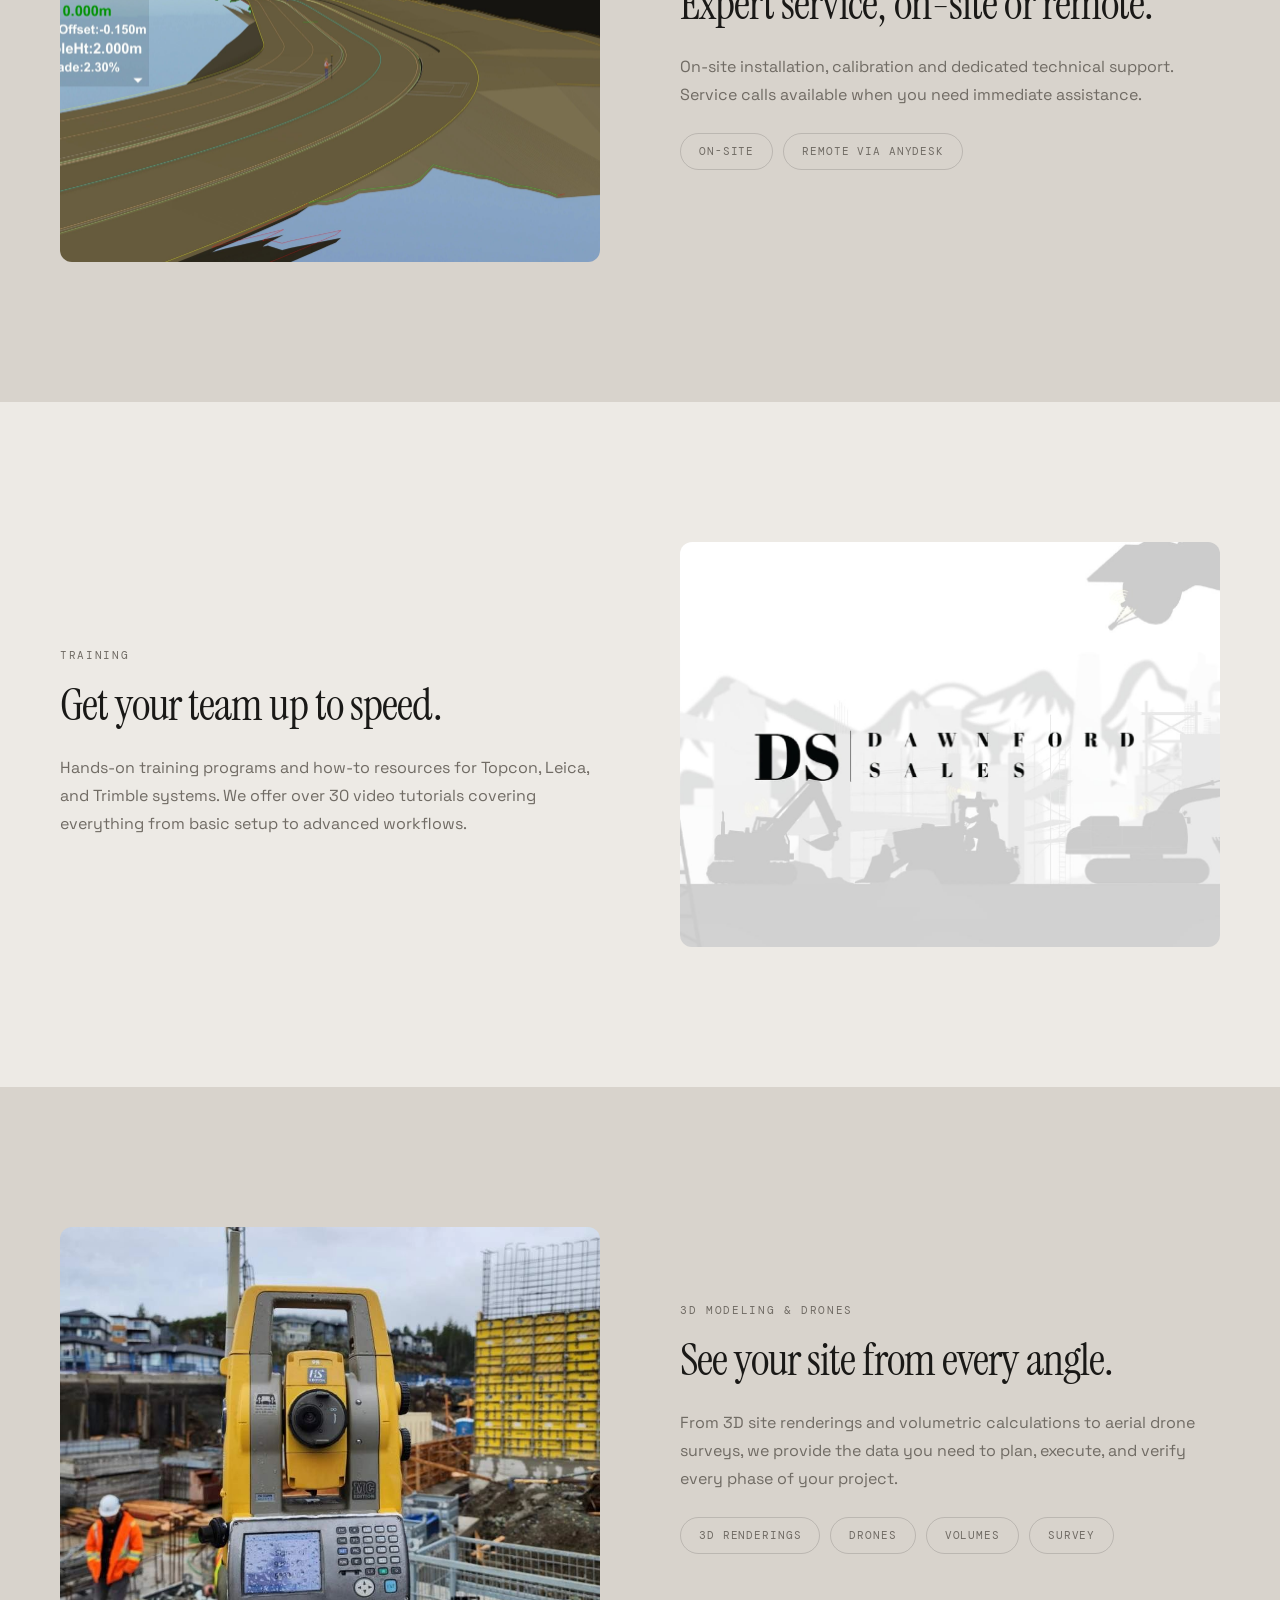
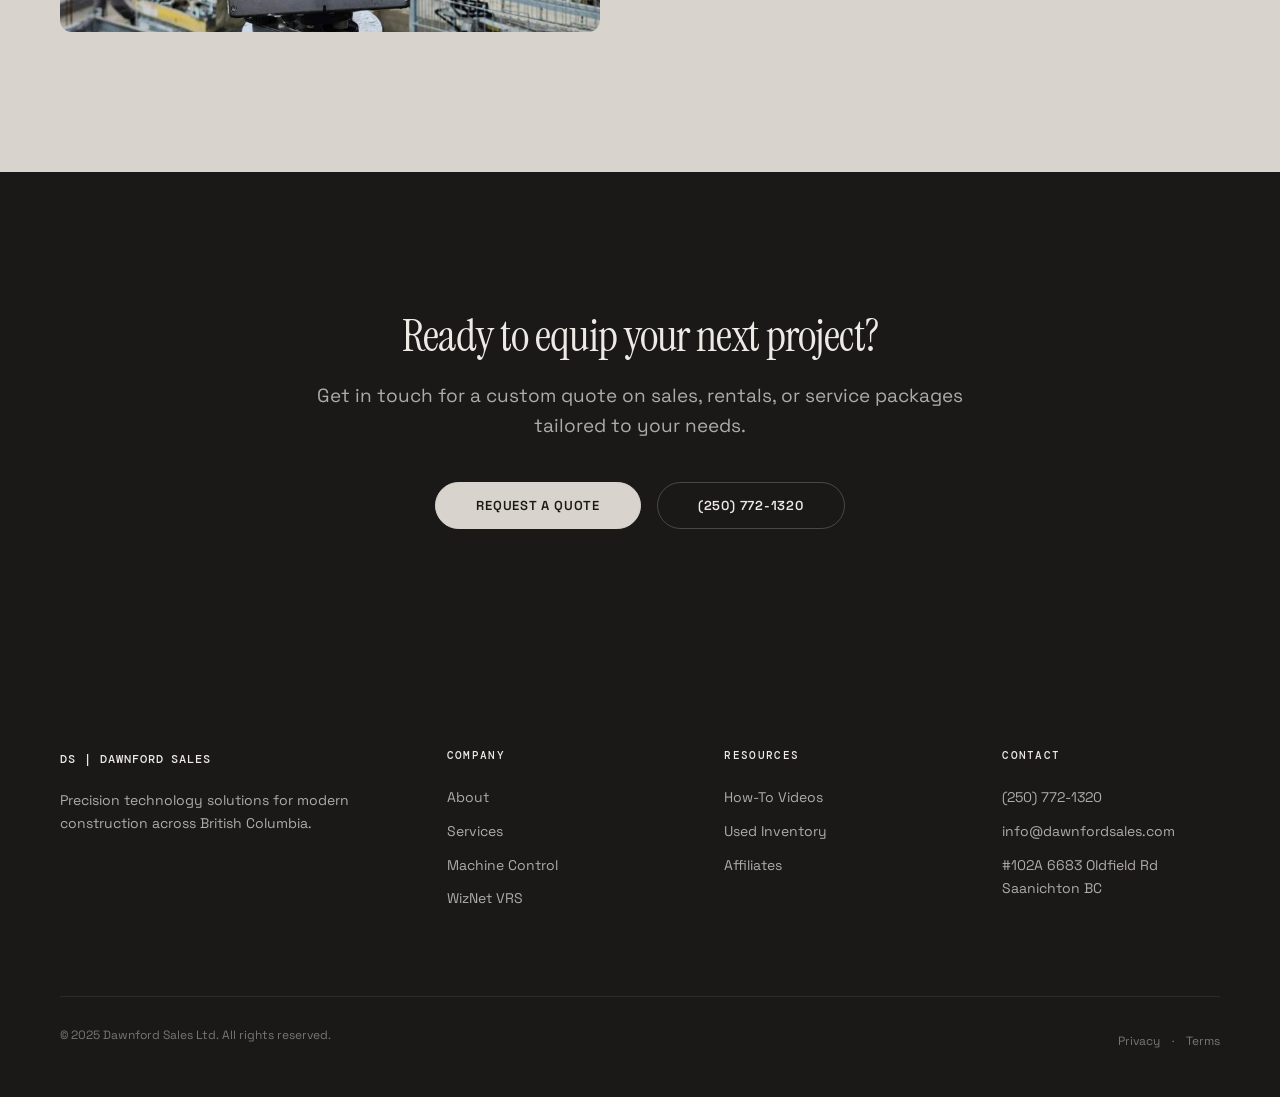
<file: services.html>
<!DOCTYPE html>
<html lang="en">
<head>
  <meta charset="UTF-8">
  <meta name="viewport" content="width=device-width, initial-scale=1.0">
  <title>Services | Dawnford Sales Ltd.</title>
  <meta name="description" content="GPS equipment sales, rentals, installation, training, 3D modeling and drone services from Dawnford Sales Ltd.">
  <link rel="stylesheet" href="styles.css">
</head>
<body>

  <nav class="nav nav--dark">
    <div class="nav__inner">
      <a href="index.html" class="nav__logo">DS <span class="nav__logo-divider">|</span> <span class="nav__logo-sub">Dawnford Sales</span></a>
      <ul class="nav__links">
        <li><a href="services.html" class="nav__link">Services</a></li>
        <li><a href="machine-control.html" class="nav__link">Machine Control</a></li>
        <li><a href="wiznet-vrs.html" class="nav__link">WizNet VRS</a></li>
        <li><a href="index.html#about" class="nav__link">About</a></li>
      </ul>
      <div class="nav__right">
        <a href="tel:+12507721320" class="nav__phone">(250) 772-1320</a>
        <a href="contact.html" class="nav__cta">Contact</a>
      </div>
    </div>
  </nav>

  <header class="hero hero--dark">
    <div class="container">
      <div class="hero__label">Our Services</div>
      <h1>Everything you need, from concept to completion.</h1>
      <p class="hero__subtitle">A full range of services designed to complement each other. Our team has the experience and passion to back it up.</p>
    </div>
  </header>

  <main>

    <section class="section section--warm">
      <div class="container">
        <div class="split">
          <div class="split__text">
            <div class="label">Sales &amp; Rentals</div>
            <h2>Equipment for every project.</h2>
            <p>GPS receivers, total stations, machine control systems, and accessories — available for purchase or flexible rental terms. We carry Topcon, Leica, and Trimble equipment.</p>
            <div class="tags" style="margin-top: 24px;">
              <span class="tag">Topcon</span>
              <span class="tag">Leica</span>
              <span class="tag">Trimble</span>
              <span class="tag">DJI</span>
            </div>
          </div>
          <div class="split__image">
            <img src="images/field_equipment.jpg" alt="GPS and surveying equipment in the field" loading="lazy" width="600" height="400">
          </div>
        </div>
      </div>
    </section>

    <section class="section section--stone">
      <div class="container">
        <div class="split">
          <div class="split__image">
            <img src="images/software_screenshot.png" alt="Calibration software interface" loading="lazy" width="600" height="400">
          </div>
          <div class="split__text">
            <div class="label">Installation &amp; Support</div>
            <h2>Expert service, on-site or remote.</h2>
            <p>On-site installation, calibration and dedicated technical support. Service calls available when you need immediate assistance.</p>
            <div class="tags" style="margin-top: 24px;">
              <span class="tag">On-Site</span>
              <span class="tag">Remote via AnyDesk</span>
            </div>
          </div>
        </div>
      </div>
    </section>

    <section class="section section--warm">
      <div class="container">
        <div class="split">
          <div class="split__text">
            <div class="label">Training</div>
            <h2>Get your team up to speed.</h2>
            <p>Hands-on training programs and how-to resources for Topcon, Leica, and Trimble systems. We offer over 30 video tutorials covering everything from basic setup to advanced workflows.</p>
          </div>
          <div class="split__image">
            <img src="images/hero_video_thumb.jpg" alt="Training video tutorial session" loading="lazy" width="600" height="400">
          </div>
        </div>
      </div>
    </section>

    <section class="section section--stone">
      <div class="container">
        <div class="split">
          <div class="split__image">
            <img src="images/jobsite.jpg" alt="Construction jobsite aerial view" loading="lazy" width="600" height="400">
          </div>
          <div class="split__text">
            <div class="label">3D Modeling &amp; Drones</div>
            <h2>See your site from every angle.</h2>
            <p>From 3D site renderings and volumetric calculations to aerial drone surveys, we provide the data you need to plan, execute, and verify every phase of your project.</p>
            <div class="tags" style="margin-top: 24px;">
              <span class="tag">3D Renderings</span>
              <span class="tag">Drones</span>
              <span class="tag">Volumes</span>
              <span class="tag">Survey</span>
            </div>
          </div>
        </div>
      </div>
    </section>

    <section class="section section--dark" style="text-align: center;">
      <div class="container" style="max-width: 800px;">
        <h2 style="margin-bottom: 20px;">Ready to equip your next project?</h2>
        <p class="lead" style="margin-bottom: 40px;">Get in touch for a custom quote on sales, rentals, or service packages tailored to your needs.</p>
        <div style="display: flex; justify-content: center; gap: 16px; flex-wrap: wrap;">
          <a href="contact.html" class="btn btn--light">Request a Quote</a>
          <a href="tel:+12507721320" class="btn btn--outline-light">(250) 772-1320</a>
        </div>
      </div>
    </section>

  </main>

  <footer class="footer">
    <div class="container">
      <div class="footer__grid">
        <div class="footer__brand">
          <span class="footer__brand-name">DS | Dawnford Sales</span>
          <p>Precision technology solutions for modern construction across British Columbia.</p>
        </div>
        <div>
          <h4 class="footer__heading">Company</h4>
          <ul>
            <li><a href="index.html#about" class="footer__link">About</a></li>
            <li><a href="services.html" class="footer__link">Services</a></li>
            <li><a href="machine-control.html" class="footer__link">Machine Control</a></li>
            <li><a href="wiznet-vrs.html" class="footer__link">WizNet VRS</a></li>
          </ul>
        </div>
        <div>
          <h4 class="footer__heading">Resources</h4>
          <ul>
            <li><a href="how-to-videos.html" class="footer__link">How-To Videos</a></li>
            <li><a href="used-inventory.html" class="footer__link">Used Inventory</a></li>
            <li><a href="affiliates.html" class="footer__link">Affiliates</a></li>
          </ul>
        </div>
        <div>
          <h4 class="footer__heading">Contact</h4>
          <ul>
            <li><a href="tel:+12507721320" class="footer__link">(250) 772-1320</a></li>
            <li><a href="mailto:info@dawnfordsales.com" class="footer__link">info@dawnfordsales.com</a></li>
            <li><address class="footer__link" style="font-style: normal;">#102A 6683 Oldfield Rd<br>Saanichton BC</address></li>
          </ul>
        </div>
      </div>
      <div class="footer__bottom">
        <p>&copy; 2025 Dawnford Sales Ltd. All rights reserved.</p>
        <div><a href="privacy.html">Privacy</a><span style="margin: 0 12px;">&middot;</span><a href="terms.html">Terms</a></div>
      </div>
    </div>
  </footer>

</body>
</html>
</file>
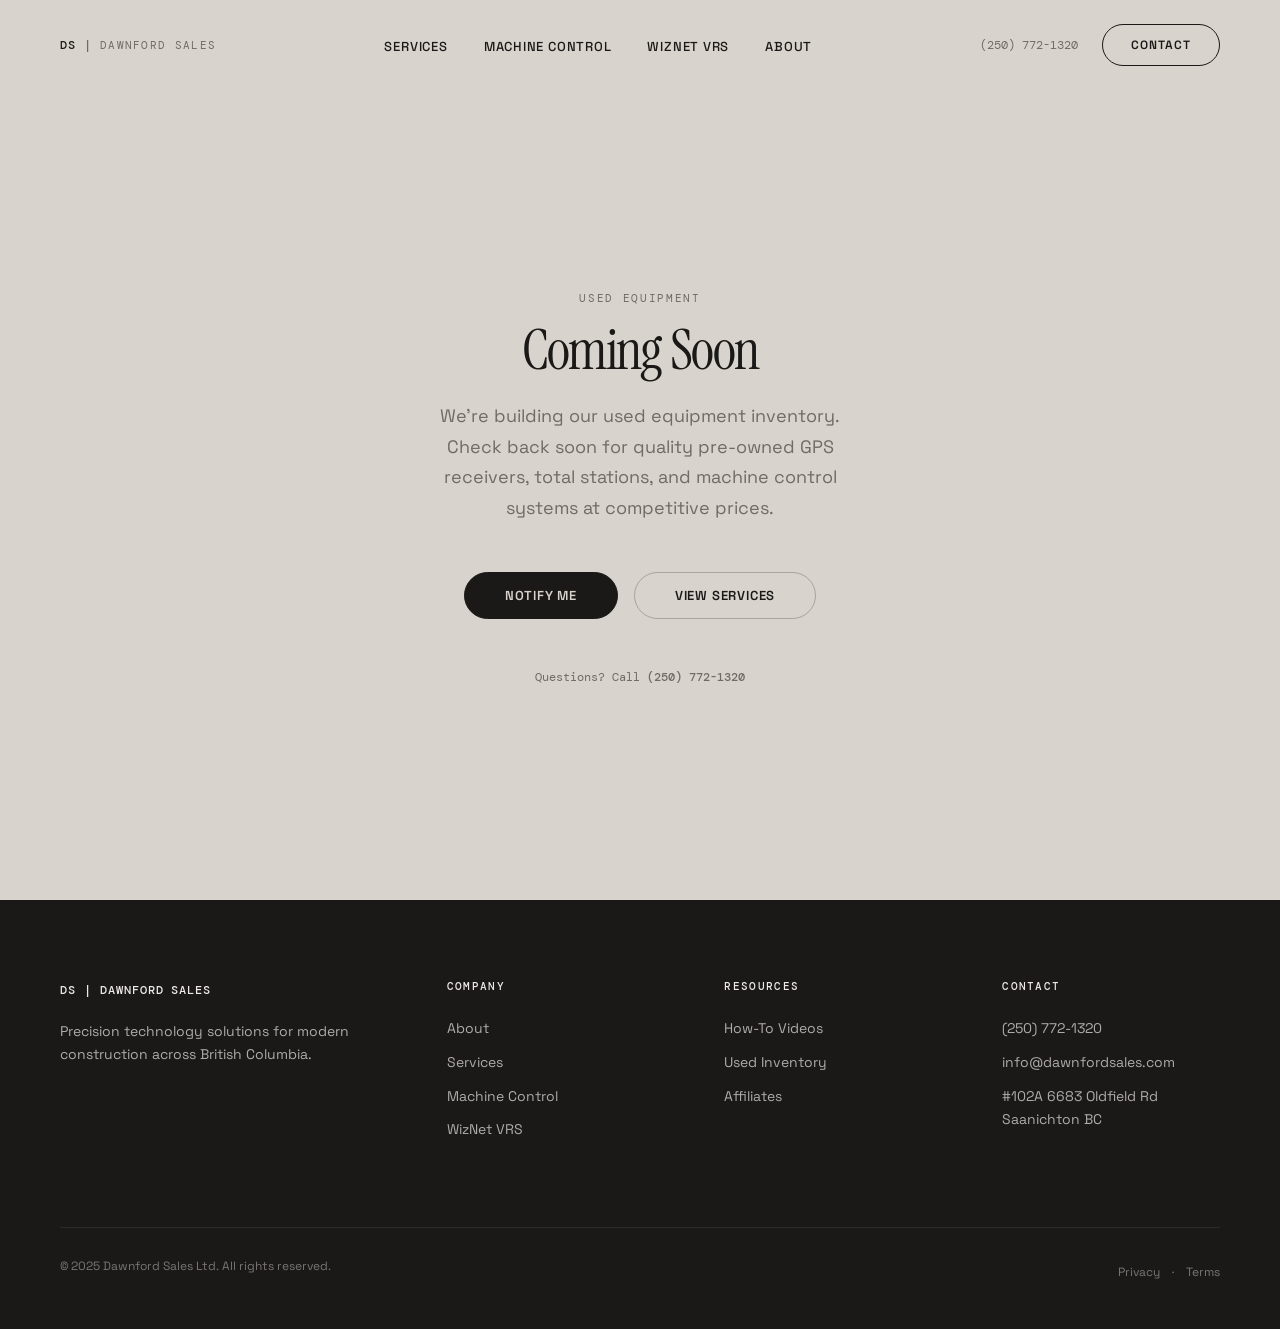
<file: used-inventory.html>
<!DOCTYPE html>
<html lang="en">
<head>
  <meta charset="UTF-8">
  <meta name="viewport" content="width=device-width, initial-scale=1.0">
  <title>Used Equipment | Dawnford Sales Ltd.</title>
  <meta name="description" content="Used GPS, surveying, and machine control equipment from Dawnford Sales Ltd. Coming soon.">
  <link rel="stylesheet" href="styles.css">
</head>
<body>

  <nav class="nav">
    <div class="nav__inner">
      <a href="index.html" class="nav__logo">DS <span class="nav__logo-divider">|</span> <span class="nav__logo-sub">Dawnford Sales</span></a>
      <ul class="nav__links">
        <li><a href="services.html" class="nav__link">Services</a></li>
        <li><a href="machine-control.html" class="nav__link">Machine Control</a></li>
        <li><a href="wiznet-vrs.html" class="nav__link">WizNet VRS</a></li>
        <li><a href="index.html#about" class="nav__link">About</a></li>
      </ul>
      <div class="nav__right">
        <a href="tel:+12507721320" class="nav__phone">(250) 772-1320</a>
        <a href="contact.html" class="nav__cta">Contact</a>
      </div>
    </div>
  </nav>

  <main style="display: flex; align-items: center; justify-content: center; min-height: 100vh; padding-top: 80px;">
    <div style="text-align: center; max-width: 560px; padding: 0 var(--gutter);">
      <div class="label" style="justify-content: center;">Used Equipment</div>
      <h1 style="font-size: clamp(40px, 5vw, 56px); margin-bottom: 24px;">Coming Soon</h1>
      <p style="font-size: 18px; line-height: 1.7; color: var(--color-mid-gray); margin-bottom: 48px;">We're building our used equipment inventory. Check back soon for quality pre-owned GPS receivers, total stations, and machine control systems at competitive prices.</p>
      <div style="display: flex; justify-content: center; gap: 16px; flex-wrap: wrap;">
        <a href="contact.html" class="btn btn--primary">Notify Me</a>
        <a href="services.html" class="btn btn--outline">View Services</a>
      </div>
      <p style="margin-top: 48px; font-family: var(--font-mono); font-size: 12px; color: var(--color-mid-gray);">Questions? Call <a href="tel:+12507721320" style="font-weight: 500;">(250) 772-1320</a></p>
    </div>
  </main>

  <footer class="footer">
    <div class="container">
      <div class="footer__grid">
        <div class="footer__brand">
          <span class="footer__brand-name">DS | Dawnford Sales</span>
          <p>Precision technology solutions for modern construction across British Columbia.</p>
        </div>
        <div>
          <h4 class="footer__heading">Company</h4>
          <ul>
            <li><a href="index.html#about" class="footer__link">About</a></li>
            <li><a href="services.html" class="footer__link">Services</a></li>
            <li><a href="machine-control.html" class="footer__link">Machine Control</a></li>
            <li><a href="wiznet-vrs.html" class="footer__link">WizNet VRS</a></li>
          </ul>
        </div>
        <div>
          <h4 class="footer__heading">Resources</h4>
          <ul>
            <li><a href="how-to-videos.html" class="footer__link">How-To Videos</a></li>
            <li><a href="used-inventory.html" class="footer__link">Used Inventory</a></li>
            <li><a href="affiliates.html" class="footer__link">Affiliates</a></li>
          </ul>
        </div>
        <div>
          <h4 class="footer__heading">Contact</h4>
          <ul>
            <li><a href="tel:+12507721320" class="footer__link">(250) 772-1320</a></li>
            <li><a href="mailto:info@dawnfordsales.com" class="footer__link">info@dawnfordsales.com</a></li>
            <li><address class="footer__link" style="font-style: normal;">#102A 6683 Oldfield Rd<br>Saanichton BC</address></li>
          </ul>
        </div>
      </div>
      <div class="footer__bottom">
        <p>&copy; 2025 Dawnford Sales Ltd. All rights reserved.</p>
        <div><a href="privacy.html">Privacy</a><span style="margin: 0 12px;">&middot;</span><a href="terms.html">Terms</a></div>
      </div>
    </div>
  </footer>

</body>
</html>
</file>
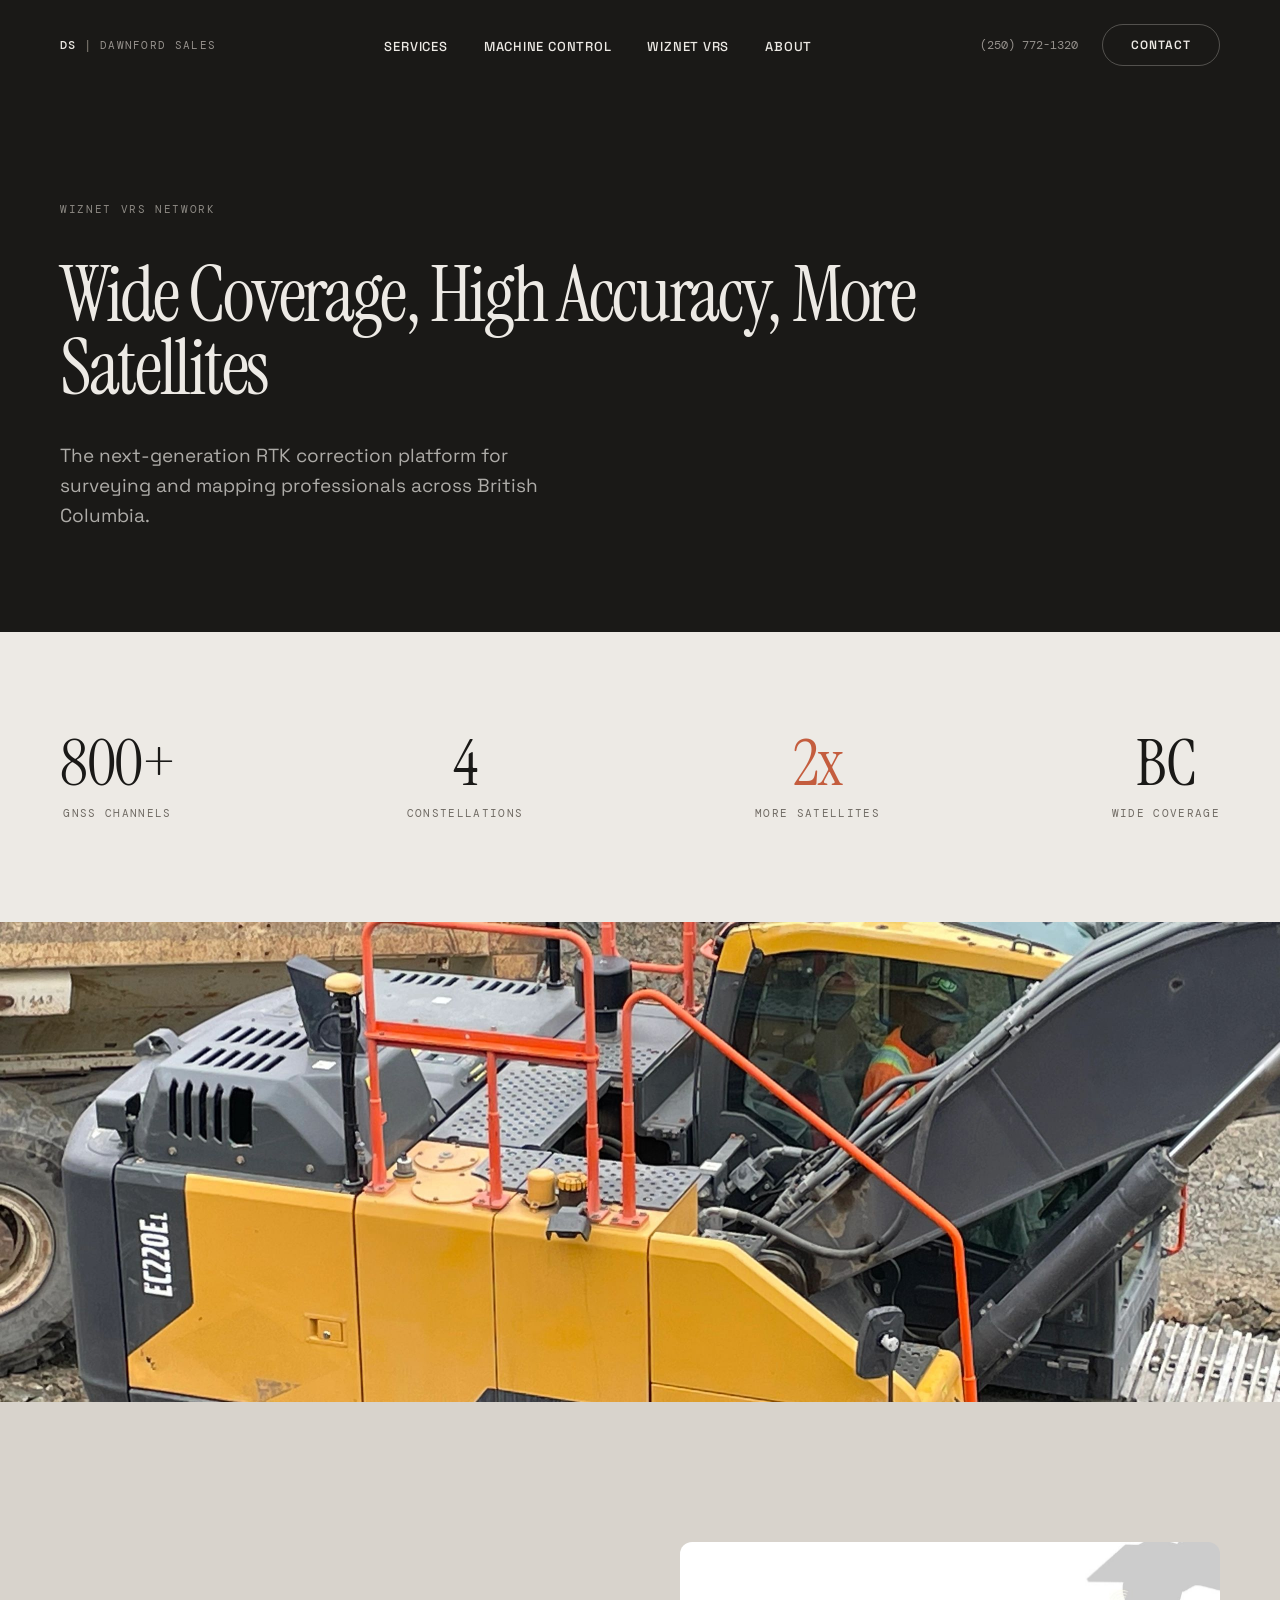
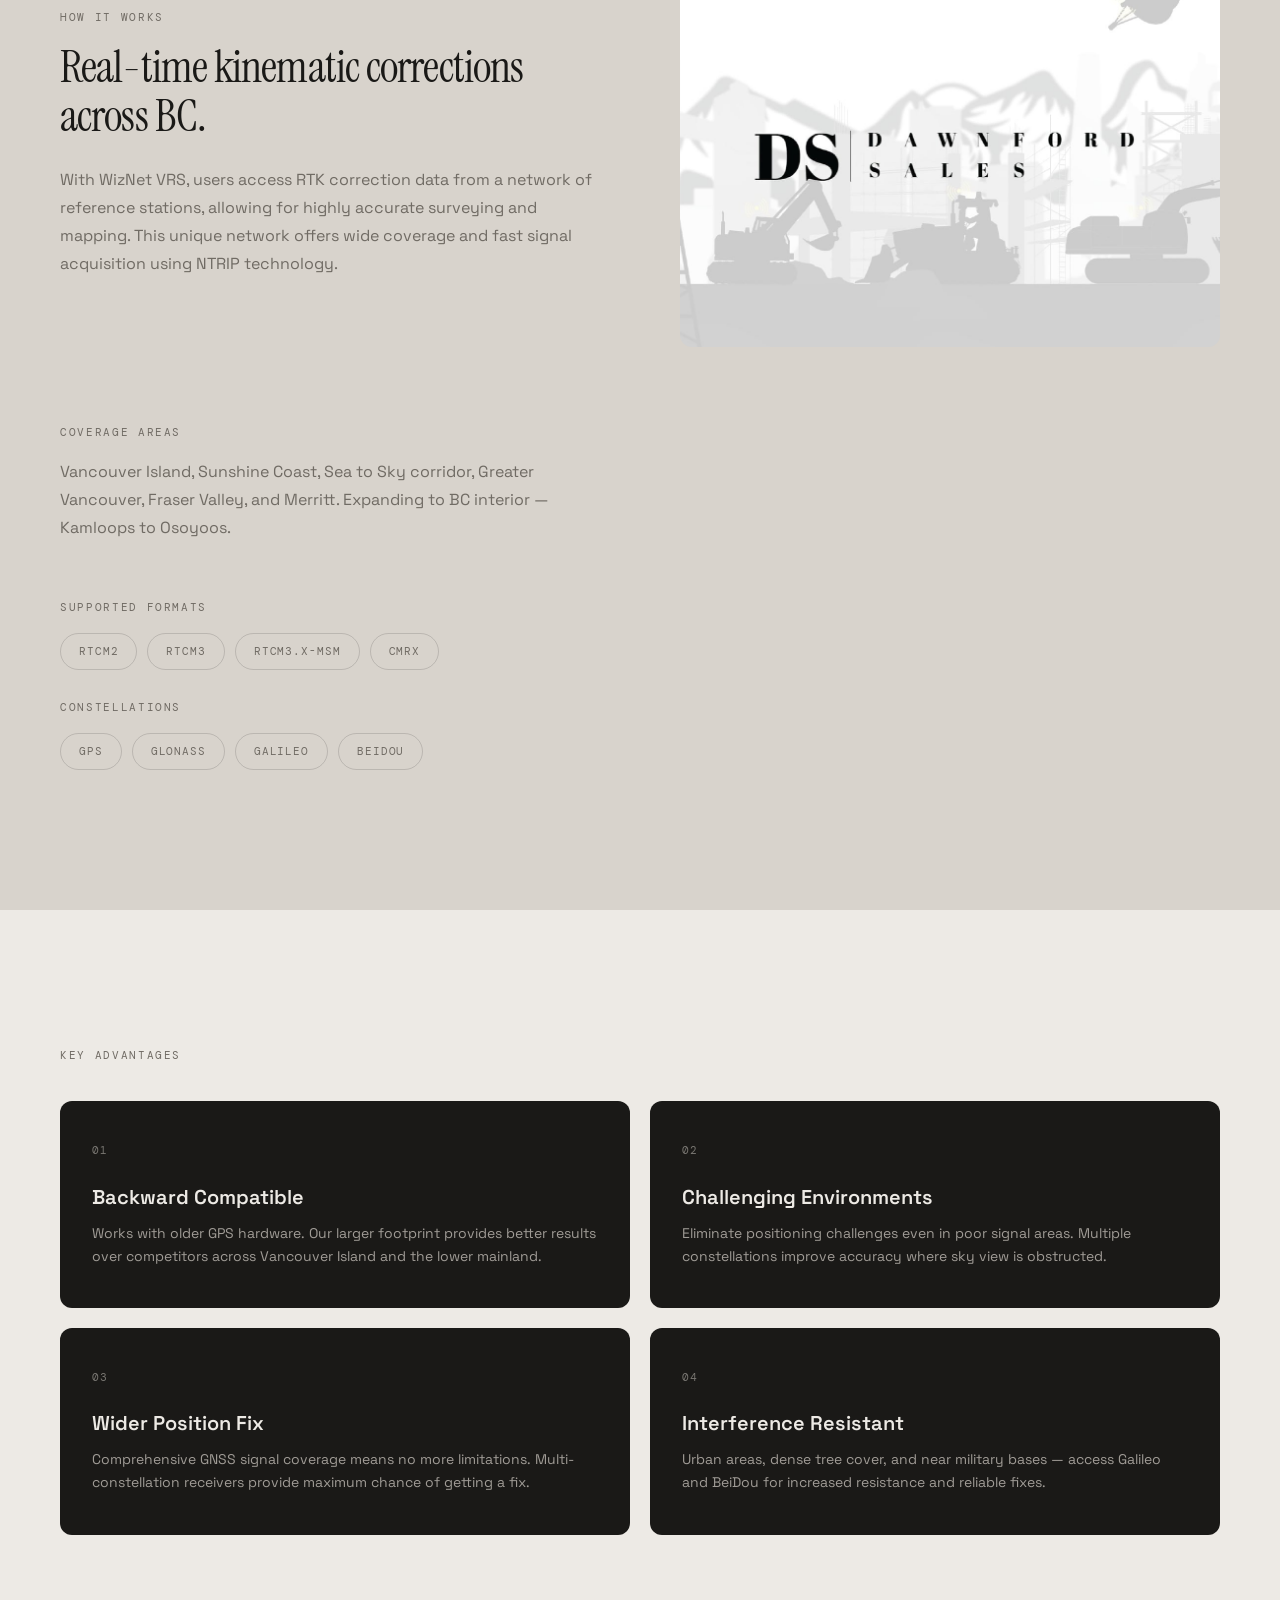
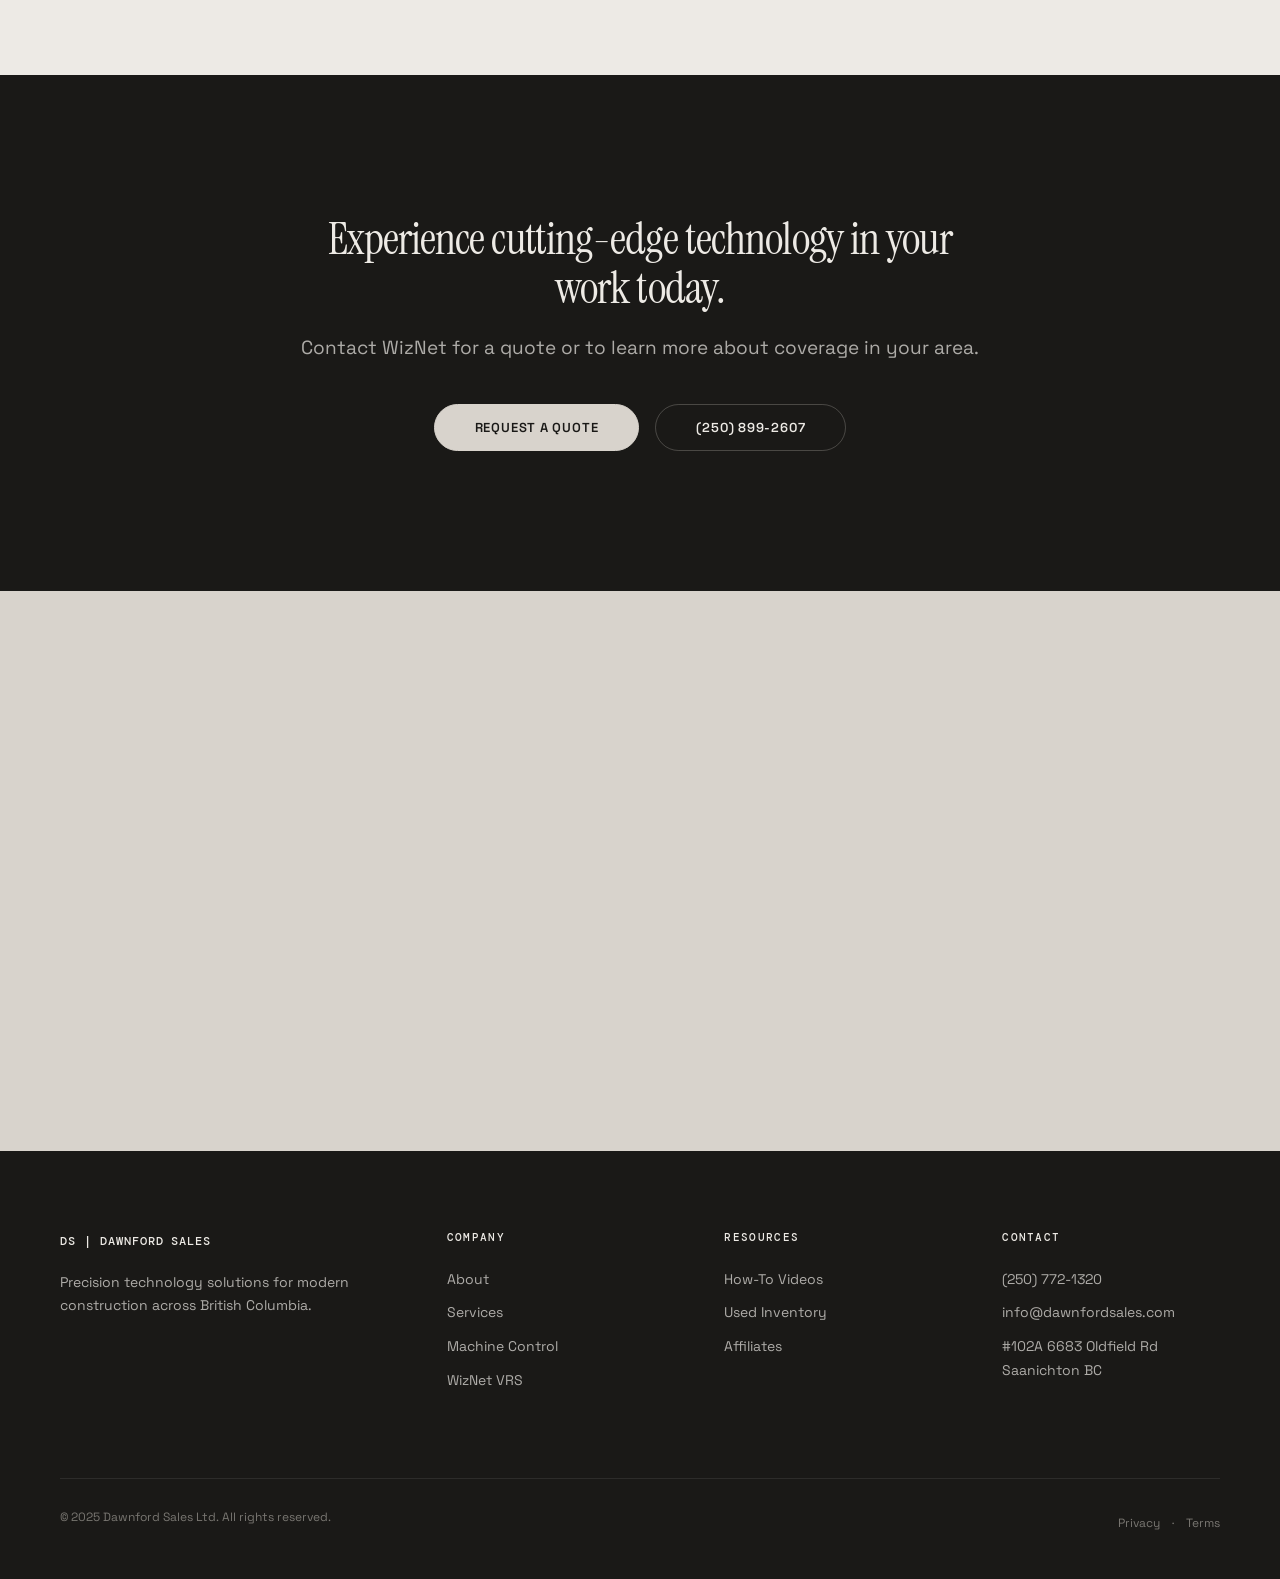
<file: wiznet-vrs.html>
<!DOCTYPE html>
<html lang="en">
<head>
  <meta charset="UTF-8">
  <meta name="viewport" content="width=device-width, initial-scale=1.0">
  <title>WizNet VRS | Dawnford Sales Ltd.</title>
  <meta name="description" content="WizNet VRS — next-generation RTK correction platform for surveying and mapping professionals across British Columbia.">
  <link rel="stylesheet" href="styles.css">
</head>
<body>

  <nav class="nav nav--dark">
    <div class="nav__inner">
      <a href="index.html" class="nav__logo">DS <span class="nav__logo-divider">|</span> <span class="nav__logo-sub">Dawnford Sales</span></a>
      <ul class="nav__links">
        <li><a href="services.html" class="nav__link">Services</a></li>
        <li><a href="machine-control.html" class="nav__link">Machine Control</a></li>
        <li><a href="wiznet-vrs.html" class="nav__link">WizNet VRS</a></li>
        <li><a href="index.html#about" class="nav__link">About</a></li>
      </ul>
      <div class="nav__right">
        <a href="tel:+12507721320" class="nav__phone">(250) 772-1320</a>
        <a href="contact.html" class="nav__cta">Contact</a>
      </div>
    </div>
  </nav>

  <header class="hero hero--dark">
    <div class="container">
      <div class="hero__label">WizNet VRS Network</div>
      <h1>Wide Coverage, High Accuracy, More Satellites</h1>
      <p class="hero__subtitle">The next-generation RTK correction platform for surveying and mapping professionals across British Columbia.</p>
    </div>
  </header>

  <main>

    <!-- Stats -->
    <section class="section section--warm" style="padding-top: 100px; padding-bottom: 100px;">
      <div class="container">
        <div class="stats" style="justify-content: space-between;">
          <div class="stat" style="text-align: center;">
            <span class="stat__number" style="font-size: clamp(48px, 5vw, 64px);">800+</span>
            <span class="stat__label">GNSS Channels</span>
          </div>
          <div class="stat" style="text-align: center;">
            <span class="stat__number" style="font-size: clamp(48px, 5vw, 64px);">4</span>
            <span class="stat__label">Constellations</span>
          </div>
          <div class="stat" style="text-align: center;">
            <span class="stat__number stat__number--accent" style="font-size: clamp(48px, 5vw, 64px);">2x</span>
            <span class="stat__label">More Satellites</span>
          </div>
          <div class="stat" style="text-align: center;">
            <span class="stat__number" style="font-size: clamp(48px, 5vw, 64px);">BC</span>
            <span class="stat__label">Wide Coverage</span>
          </div>
        </div>
      </div>
    </section>

    <!-- Image Break -->
    <div class="image-break">
      <img src="images/field_equipment.jpg" alt="GPS surveying equipment in use on a construction site" loading="lazy" width="1920" height="480">
    </div>

    <!-- How it works -->
    <section class="section section--stone">
      <div class="container">
        <div class="split">
          <div class="split__text">
            <div class="label">How It Works</div>
            <h2>Real-time kinematic corrections across BC.</h2>
            <p>With WizNet VRS, users access RTK correction data from a network of reference stations, allowing for highly accurate surveying and mapping. This unique network offers wide coverage and fast signal acquisition using NTRIP technology.</p>
          </div>
          <div class="split__image">
            <img src="images/hero_video_thumb.jpg" alt="VRS network coverage visualization" loading="lazy" width="600" height="400">
          </div>
        </div>

        <div class="split" style="margin-top: 80px;">
          <div class="split__text">
            <div class="label">Coverage Areas</div>
            <p>Vancouver Island, Sunshine Coast, Sea to Sky corridor, Greater Vancouver, Fraser Valley, and Merritt. Expanding to BC interior — Kamloops to Osoyoos.</p>
          </div>
          <div class="split__text"></div>
        </div>

        <div style="margin-top: 60px;">
          <div class="label">Supported Formats</div>
          <div class="tags" style="margin-bottom: 32px;">
            <span class="tag">RTCM2</span>
            <span class="tag">RTCM3</span>
            <span class="tag">RTCM3.X-MSM</span>
            <span class="tag">CMRx</span>
          </div>
          <div class="label">Constellations</div>
          <div class="tags">
            <span class="tag">GPS</span>
            <span class="tag">GLONASS</span>
            <span class="tag">Galileo</span>
            <span class="tag">BeiDou</span>
          </div>
        </div>
      </div>
    </section>

    <!-- Advantages -->
    <section class="section section--warm">
      <div class="container">
        <div class="label">Key Advantages</div>
        <div class="grid grid--2" style="margin-top: 40px;">
          <article class="card">
            <span class="card__number">01</span>
            <h3>Backward Compatible</h3>
            <p>Works with older GPS hardware. Our larger footprint provides better results over competitors across Vancouver Island and the lower mainland.</p>
          </article>
          <article class="card">
            <span class="card__number">02</span>
            <h3>Challenging Environments</h3>
            <p>Eliminate positioning challenges even in poor signal areas. Multiple constellations improve accuracy where sky view is obstructed.</p>
          </article>
          <article class="card">
            <span class="card__number">03</span>
            <h3>Wider Position Fix</h3>
            <p>Comprehensive GNSS signal coverage means no more limitations. Multi-constellation receivers provide maximum chance of getting a fix.</p>
          </article>
          <article class="card">
            <span class="card__number">04</span>
            <h3>Interference Resistant</h3>
            <p>Urban areas, dense tree cover, and near military bases — access Galileo and BeiDou for increased resistance and reliable fixes.</p>
          </article>
        </div>
      </div>
    </section>

    <!-- CTA -->
    <section class="section section--dark" style="text-align: center;">
      <div class="container" style="max-width: 800px;">
        <h2 style="margin-bottom: 20px;">Experience cutting-edge technology in your work today.</h2>
        <p class="lead" style="margin-bottom: 40px;">Contact WizNet for a quote or to learn more about coverage in your area.</p>
        <div style="display: flex; justify-content: center; gap: 16px; flex-wrap: wrap;">
          <a href="contact.html" class="btn btn--light">Request a Quote</a>
          <a href="tel:+12508992607" class="btn btn--outline-light">(250) 899-2607</a>
        </div>
      </div>
    </section>

    <!-- Map -->
    <div class="map-section">
      <iframe
        src="https://www.google.com/maps/d/u/0/embed?mid=1etdUDuWRnKUgUkaizJpUHFdhF_-oUvA&ll=49.27524247573872%2C-123.19256235156249&z=7"
        width="100%" height="560" style="border:0; display:block;"
        allowfullscreen="" loading="lazy"
        referrerpolicy="no-referrer-when-downgrade"
        title="WizNet VRS coverage area across British Columbia"></iframe>
    </div>

  </main>

  <footer class="footer">
    <div class="container">
      <div class="footer__grid">
        <div class="footer__brand">
          <span class="footer__brand-name">DS | Dawnford Sales</span>
          <p>Precision technology solutions for modern construction across British Columbia.</p>
        </div>
        <div>
          <h4 class="footer__heading">Company</h4>
          <ul>
            <li><a href="index.html#about" class="footer__link">About</a></li>
            <li><a href="services.html" class="footer__link">Services</a></li>
            <li><a href="machine-control.html" class="footer__link">Machine Control</a></li>
            <li><a href="wiznet-vrs.html" class="footer__link">WizNet VRS</a></li>
          </ul>
        </div>
        <div>
          <h4 class="footer__heading">Resources</h4>
          <ul>
            <li><a href="how-to-videos.html" class="footer__link">How-To Videos</a></li>
            <li><a href="used-inventory.html" class="footer__link">Used Inventory</a></li>
            <li><a href="affiliates.html" class="footer__link">Affiliates</a></li>
          </ul>
        </div>
        <div>
          <h4 class="footer__heading">Contact</h4>
          <ul>
            <li><a href="tel:+12507721320" class="footer__link">(250) 772-1320</a></li>
            <li><a href="mailto:info@dawnfordsales.com" class="footer__link">info@dawnfordsales.com</a></li>
            <li><address class="footer__link" style="font-style: normal;">#102A 6683 Oldfield Rd<br>Saanichton BC</address></li>
          </ul>
        </div>
      </div>
      <div class="footer__bottom">
        <p>&copy; 2025 Dawnford Sales Ltd. All rights reserved.</p>
        <div><a href="privacy.html">Privacy</a><span style="margin: 0 12px;">&middot;</span><a href="terms.html">Terms</a></div>
      </div>
    </div>
  </footer>

</body>
</html>
</file>
<file: styles.css>
/* ==========================================================================
   Dawnford Sales Ltd — Master Stylesheet
   Technical Precision · Editorial Warmth
   ========================================================================== */

@import url('https://fonts.googleapis.com/css2?family=DM+Mono:ital,wght@0,300;0,400;0,500&family=Instrument+Serif:ital@0;1&family=Space+Grotesk:wght@300;400;500;600;700&display=swap');

/* ==========================================================================
   0. Design Tokens
   ========================================================================== */
:root {
  --color-stone:      #D8D3CC;
  --color-warm-white:  #EDEAE5;
  --color-near-black:  #1A1917;
  --color-mid-gray:    #706B64;
  --color-terracotta:  #C45D3E;
  --color-muted:       rgba(26, 25, 23, 0.55);
  --color-muted-light: rgba(237, 234, 229, 0.7);
  --color-border:      rgba(26, 25, 23, 0.12);
  --color-border-light: rgba(216, 211, 204, 0.1);

  --font-display: 'Instrument Serif', Georgia, serif;
  --font-body:    'Space Grotesk', -apple-system, BlinkMacSystemFont, 'Segoe UI', sans-serif;
  --font-mono:    'DM Mono', 'SF Mono', 'Fira Code', monospace;

  --max-width:    1320px;
  --gutter:       60px;
  --section-pad:  140px;
  --radius:       12px;
  --radius-pill:  100px;

  --ease:         cubic-bezier(0.23, 1, 0.32, 1);
  --duration:     0.5s;
  --duration-fast: 0.3s;
}

/* ==========================================================================
   1. Reset / Base
   ========================================================================== */
*, *::before, *::after {
  box-sizing: border-box;
  margin: 0;
  padding: 0;
}

html {
  scroll-behavior: smooth;
  -webkit-text-size-adjust: 100%;
  text-size-adjust: 100%;
}

body {
  font-family: var(--font-body);
  font-size: 16px;
  line-height: 1.7;
  color: var(--color-near-black);
  background-color: var(--color-stone);
  -webkit-font-smoothing: antialiased;
  -moz-osx-font-smoothing: grayscale;
  overflow-x: hidden;
}

img, video, svg {
  display: block;
  max-width: 100%;
  height: auto;
}

a { color: inherit; text-decoration: none; }
ul, ol { list-style: none; }

button, input, textarea, select {
  font: inherit;
  color: inherit;
  border: none;
  background: none;
  outline: none;
}

button { cursor: pointer; }

/* ==========================================================================
   2. Typography
   ========================================================================== */
h1, h2, h3, h4, h5, h6 {
  font-family: var(--font-display);
  font-weight: 400;
  line-height: 1.1;
  color: var(--color-near-black);
}

h1 {
  font-size: clamp(48px, 6vw, 86px);
  letter-spacing: -0.03em;
  line-height: 0.95;
}

h2 {
  font-size: clamp(32px, 3.5vw, 48px);
  letter-spacing: -0.02em;
  line-height: 1.1;
}

h3 {
  font-size: clamp(20px, 2vw, 24px);
  line-height: 1.3;
}

p {
  margin-bottom: 1em;
}

p:last-child {
  margin-bottom: 0;
}

.label {
  display: flex;
  align-items: center;
  gap: 12px;
  font-family: var(--font-mono);
  font-size: 11px;
  font-weight: 400;
  letter-spacing: 0.15em;
  text-transform: uppercase;
  color: var(--color-mid-gray);
  margin-bottom: 20px;
  line-height: 1;
}

.label__dot {
  width: 8px;
  height: 8px;
  border-radius: 50%;
  background-color: var(--color-terracotta);
  flex-shrink: 0;
}

.label--light {
  color: rgba(216, 211, 204, 0.55);
}

.lead {
  font-size: 19px;
  line-height: 1.6;
  color: var(--color-mid-gray);
}

/* ==========================================================================
   3. Layout
   ========================================================================== */
.container {
  width: 100%;
  max-width: var(--max-width);
  margin: 0 auto;
  padding-left: var(--gutter);
  padding-right: var(--gutter);
}

.section {
  padding-top: var(--section-pad);
  padding-bottom: var(--section-pad);
}

.section--stone   { background-color: var(--color-stone); }
.section--warm    { background-color: var(--color-warm-white); }
.section--dark    { background-color: var(--color-near-black); }

.section--dark h1,
.section--dark h2,
.section--dark h3 { color: var(--color-warm-white); }

.section--dark p { color: var(--color-muted-light); }
.section--dark .label { color: rgba(216, 211, 204, 0.55); }
.section--dark .lead { color: var(--color-muted-light); }

.split {
  display: grid;
  grid-template-columns: 1fr 1fr;
  gap: 80px;
  align-items: center;
}

.split__text h2 { margin-bottom: 24px; }

.split__text p {
  color: var(--color-mid-gray);
  font-size: 16px;
  line-height: 1.75;
}

.split__image {
  border-radius: var(--radius);
  overflow: hidden;
}

.split__image img {
  width: 100%;
  height: 100%;
  object-fit: cover;
  aspect-ratio: 4 / 3;
}

/* ==========================================================================
   4. Navigation
   ========================================================================== */
.nav {
  position: fixed;
  top: 0;
  left: 0;
  right: 0;
  z-index: 1000;
  padding: 24px 0;
  background-color: var(--color-stone);
  transition: background-color var(--duration) var(--ease),
              padding var(--duration) var(--ease),
              box-shadow var(--duration) var(--ease);
}

.nav--scrolled {
  padding: 16px 0;
  box-shadow: 0 1px 0 var(--color-border);
}

.nav__inner {
  display: flex;
  align-items: center;
  justify-content: space-between;
  max-width: var(--max-width);
  margin: 0 auto;
  padding: 0 var(--gutter);
}

.nav__logo {
  display: flex;
  align-items: center;
  gap: 8px;
  font-family: var(--font-mono);
  font-size: 12px;
  font-weight: 500;
  letter-spacing: 0.08em;
  text-transform: uppercase;
  color: var(--color-near-black);
  white-space: nowrap;
}

.nav__logo-divider {
  color: var(--color-mid-gray);
}

.nav__logo-sub {
  font-weight: 400;
  font-size: 11px;
  letter-spacing: 0.12em;
  color: var(--color-mid-gray);
}

.nav__links {
  display: flex;
  align-items: center;
  gap: 36px;
}

.nav__link {
  font-family: var(--font-body);
  font-size: 13px;
  font-weight: 500;
  letter-spacing: 0.06em;
  text-transform: uppercase;
  color: var(--color-near-black);
  position: relative;
  transition: color var(--duration-fast) var(--ease);
}

.nav__link::after {
  content: '';
  position: absolute;
  bottom: -4px;
  left: 0;
  width: 0;
  height: 1px;
  background-color: currentColor;
  transition: width var(--duration) var(--ease);
}

.nav__link:hover::after { width: 100%; }

.nav__right {
  display: flex;
  align-items: center;
  gap: 24px;
}

.nav__phone {
  font-family: var(--font-mono);
  font-size: 12px;
  color: var(--color-mid-gray);
  transition: color var(--duration-fast) var(--ease);
}

.nav__phone:hover { color: var(--color-near-black); }

.nav__cta {
  font-family: var(--font-body);
  font-size: 12px;
  font-weight: 600;
  letter-spacing: 0.08em;
  text-transform: uppercase;
  color: var(--color-near-black);
  border: 1.5px solid var(--color-near-black);
  border-radius: var(--radius-pill);
  padding: 10px 28px;
  transition: all var(--duration-fast) var(--ease);
}

.nav__cta:hover {
  background-color: var(--color-near-black);
  color: var(--color-stone);
}

/* Dark nav for dark-bg pages */
.nav--dark {
  background-color: var(--color-near-black);
}

.nav--dark .nav__logo,
.nav--dark .nav__link { color: var(--color-warm-white); }

.nav--dark .nav__logo-sub,
.nav--dark .nav__phone { color: rgba(216, 211, 204, 0.65); }

.nav--dark .nav__cta {
  color: var(--color-warm-white);
  border-color: rgba(216, 211, 204, 0.3);
}

.nav--dark .nav__cta:hover {
  background-color: var(--color-warm-white);
  color: var(--color-near-black);
  border-color: var(--color-warm-white);
}

/* Mobile toggle */
.nav__toggle {
  display: none;
  flex-direction: column;
  gap: 5px;
  width: 24px;
  padding: 4px 0;
  cursor: pointer;
}

.nav__toggle span {
  display: block;
  width: 100%;
  height: 1.5px;
  background-color: var(--color-near-black);
  transition: all var(--duration-fast) var(--ease);
}

.nav--dark .nav__toggle span {
  background-color: var(--color-warm-white);
}

/* ==========================================================================
   5. Hero
   ========================================================================== */
.hero {
  padding: 180px 0 120px;
}

.hero__label {
  display: flex;
  align-items: center;
  gap: 12px;
  font-family: var(--font-mono);
  font-size: 11px;
  font-weight: 400;
  letter-spacing: 0.15em;
  text-transform: uppercase;
  color: var(--color-mid-gray);
  margin-bottom: 40px;
}

.hero__label-dot {
  width: 8px;
  height: 8px;
  border-radius: 50%;
  background-color: var(--color-terracotta);
}

.hero h1 {
  max-width: 900px;
  margin-bottom: 36px;
}

.hero__subtitle {
  font-size: 19px;
  line-height: 1.6;
  color: var(--color-mid-gray);
  max-width: 480px;
}

.hero__actions {
  display: flex;
  gap: 16px;
  margin-top: 48px;
  flex-wrap: wrap;
}

/* Hero with background image */
.hero--image {
  position: relative;
  min-height: 820px;
  display: flex;
  align-items: flex-end;
  padding: 0 0 80px;
  overflow: hidden;
}

.hero__bg {
  position: absolute;
  inset: 0;
  z-index: 0;
}

.hero__bg img {
  width: 100%;
  height: 100%;
  object-fit: cover;
  object-position: center;
}

.hero__overlay {
  position: absolute;
  inset: 0;
  z-index: 1;
  background: linear-gradient(
    100deg,
    rgba(26, 25, 23, 0.88) 0%,
    rgba(26, 25, 23, 0.55) 40%,
    rgba(26, 25, 23, 0.08) 75%,
    transparent 100%
  );
}

.hero--image h1 { color: var(--color-warm-white); }
.hero--image .hero__label { color: rgba(237, 234, 229, 0.65); }
.hero--image .hero__label-dot { background-color: var(--color-terracotta); }

/* Inner page hero (dark bg) */
.hero--dark {
  background-color: var(--color-near-black);
  padding: 200px 0 100px;
}

.hero--dark h1 { color: var(--color-warm-white); }
.hero--dark .hero__subtitle { color: var(--color-muted-light); }
.hero--dark .hero__label { color: rgba(216, 211, 204, 0.6); }

/* ==========================================================================
   6. Buttons
   ========================================================================== */
.btn {
  display: inline-flex;
  align-items: center;
  justify-content: center;
  gap: 10px;
  font-family: var(--font-body);
  font-size: 13px;
  font-weight: 600;
  letter-spacing: 0.06em;
  text-transform: uppercase;
  border-radius: var(--radius-pill);
  padding: 16px 40px;
  cursor: pointer;
  transition: all var(--duration) var(--ease);
  white-space: nowrap;
  line-height: 1;
}

.btn--primary {
  background-color: var(--color-near-black);
  color: var(--color-stone);
  border: 1.5px solid var(--color-near-black);
}

.btn--primary:hover {
  background-color: #2d2c29;
  transform: translateY(-2px);
  box-shadow: 0 8px 30px rgba(26, 25, 23, 0.2);
}

.btn--outline {
  background-color: transparent;
  color: var(--color-near-black);
  border: 1.5px solid rgba(26, 25, 23, 0.25);
}

.btn--outline:hover {
  border-color: var(--color-near-black);
  transform: translateY(-2px);
}

.btn--light {
  background-color: var(--color-stone);
  color: var(--color-near-black);
  border: 1.5px solid var(--color-stone);
}

.btn--light:hover {
  background-color: var(--color-warm-white);
  border-color: var(--color-warm-white);
  transform: translateY(-2px);
}

.btn--outline-light {
  background-color: transparent;
  color: var(--color-warm-white);
  border: 1.5px solid rgba(216, 211, 204, 0.25);
}

.btn--outline-light:hover {
  border-color: var(--color-warm-white);
  background-color: rgba(216, 211, 204, 0.08);
  transform: translateY(-2px);
}

.btn__arrow {
  display: inline-block;
  transition: transform var(--duration-fast) var(--ease);
}

.btn:hover .btn__arrow { transform: translateX(4px); }

/* ==========================================================================
   7. Tags
   ========================================================================== */
.tags {
  display: flex;
  flex-wrap: wrap;
  gap: 10px;
}

.tag {
  display: inline-flex;
  align-items: center;
  font-family: var(--font-mono);
  font-size: 11px;
  font-weight: 400;
  letter-spacing: 0.08em;
  text-transform: uppercase;
  padding: 8px 18px;
  border-radius: var(--radius-pill);
  border: 1px solid rgba(26, 25, 23, 0.15);
  color: var(--color-mid-gray);
  transition: all var(--duration-fast) var(--ease);
}

.tag:hover {
  border-color: rgba(26, 25, 23, 0.35);
  color: var(--color-near-black);
}

/* Tags on dark bg */
.section--dark .tag,
.card .tag {
  border-color: rgba(216, 211, 204, 0.25);
  color: rgba(216, 211, 204, 0.65);
}

.section--dark .tag:hover,
.card .tag:hover {
  border-color: rgba(216, 211, 204, 0.4);
  color: var(--color-warm-white);
}

/* ==========================================================================
   8. Cards / Grid
   ========================================================================== */
.grid {
  display: grid;
  gap: 20px;
}

.grid--2 { grid-template-columns: repeat(2, 1fr); }
.grid--3 { grid-template-columns: repeat(3, 1fr); }

.card {
  background-color: var(--color-near-black);
  border-radius: var(--radius);
  padding: 40px 32px;
  transition: transform var(--duration) var(--ease),
              box-shadow var(--duration) var(--ease);
}

.card:hover {
  transform: translateY(-4px);
  box-shadow: 0 16px 48px rgba(26, 25, 23, 0.15);
}

.card__number {
  font-family: var(--font-mono);
  font-size: 11px;
  font-weight: 400;
  letter-spacing: 0.1em;
  color: rgba(216, 211, 204, 0.5);
  text-transform: uppercase;
  margin-bottom: 24px;
  display: block;
}

.card h3 {
  font-family: var(--font-body);
  font-size: 20px;
  font-weight: 600;
  color: var(--color-warm-white);
  margin-bottom: 12px;
}

.card p {
  font-size: 14px;
  line-height: 1.65;
  color: rgba(216, 211, 204, 0.7);
}

/* Light card variant */
.card--light {
  background-color: var(--color-warm-white);
  border: 1px solid var(--color-border);
}

.card--light h3 { color: var(--color-near-black); }
.card--light p { color: var(--color-mid-gray); }
.card--light .card__number { color: var(--color-mid-gray); }

/* ==========================================================================
   9. Stats
   ========================================================================== */
.stats {
  display: flex;
  justify-content: space-between;
  flex-wrap: wrap;
  gap: 40px;
}

.stat { display: flex; flex-direction: column; gap: 8px; }

.stat__number {
  font-family: var(--font-display);
  font-size: clamp(40px, 4vw, 56px);
  font-weight: 400;
  line-height: 1;
  color: var(--color-near-black);
  letter-spacing: -0.02em;
}

.stat__number--accent { color: var(--color-terracotta); }

.stat__label {
  font-family: var(--font-mono);
  font-size: 11px;
  font-weight: 400;
  letter-spacing: 0.12em;
  text-transform: uppercase;
  color: var(--color-mid-gray);
}

.section--dark .stat__number { color: var(--color-warm-white); }
.section--dark .stat__label { color: rgba(216, 211, 204, 0.55); }

/* ==========================================================================
   10. Image Break
   ========================================================================== */
.image-break {
  position: relative;
  width: 100%;
  height: 480px;
  overflow: hidden;
}

.image-break img {
  width: 100%;
  height: 100%;
  object-fit: cover;
  object-position: center;
}

/* ==========================================================================
   11. Partners
   ========================================================================== */
.partners {
  display: flex;
  align-items: center;
  justify-content: center;
  flex-wrap: wrap;
  gap: 40px 64px;
}

.partner-name {
  font-family: var(--font-display);
  font-size: clamp(22px, 2.5vw, 26px);
  font-weight: 400;
  color: rgba(26, 25, 23, 0.3);
  white-space: nowrap;
  transition: color var(--duration-fast) var(--ease);
}

.partner-name:hover { color: var(--color-near-black); }

/* ==========================================================================
   12. Footer
   ========================================================================== */
.footer {
  background-color: var(--color-near-black);
  color: var(--color-warm-white);
  padding: 80px 0 40px;
}

.footer__grid {
  display: grid;
  grid-template-columns: 1.5fr repeat(3, 1fr);
  gap: 60px;
  margin-bottom: 80px;
}

.footer__brand { max-width: 300px; }

.footer__brand-name {
  display: block;
  font-family: var(--font-mono);
  font-size: 12px;
  font-weight: 500;
  letter-spacing: 0.08em;
  text-transform: uppercase;
  margin-bottom: 20px;
}

.footer__brand p {
  font-size: 14px;
  line-height: 1.65;
  color: var(--color-muted-light);
}

.footer__heading {
  font-family: var(--font-mono);
  font-size: 11px;
  font-weight: 500;
  letter-spacing: 0.12em;
  text-transform: uppercase;
  color: var(--color-warm-white);
  margin-bottom: 20px;
}

.footer__link {
  display: block;
  font-family: var(--font-body);
  font-size: 14px;
  color: var(--color-muted-light);
  padding: 5px 0;
  transition: color var(--duration-fast) var(--ease);
}

.footer__link:hover { color: var(--color-warm-white); }

.footer__bottom {
  border-top: 1px solid var(--color-border-light);
  padding-top: 28px;
  display: flex;
  align-items: center;
  justify-content: space-between;
  font-size: 12px;
  color: rgba(216, 211, 204, 0.5);
}

.footer__bottom a {
  color: rgba(216, 211, 204, 0.5);
  transition: color var(--duration-fast) var(--ease);
}

.footer__bottom a:hover { color: var(--color-warm-white); }

/* ==========================================================================
   13. Map
   ========================================================================== */
.map-section {
  width: 100%;
  line-height: 0;
}

.map-section iframe {
  width: 100%;
  border: 0;
  display: block;
}

/* ==========================================================================
   14. Forms
   ========================================================================== */
.form {
  background-color: var(--color-near-black);
  border-radius: var(--radius);
  padding: 56px 48px;
}

.form__group {
  display: flex;
  flex-direction: column;
  gap: 8px;
  margin-bottom: 24px;
}

.form__label {
  font-family: var(--font-mono);
  font-size: 11px;
  font-weight: 400;
  letter-spacing: 0.12em;
  text-transform: uppercase;
  color: rgba(216, 211, 204, 0.45);
}

.form__input,
.form__textarea {
  width: 100%;
  background: transparent;
  border: none;
  border-bottom: 1px solid rgba(216, 211, 204, 0.2);
  border-radius: 0;
  padding: 14px 0;
  font-family: var(--font-body);
  font-size: 15px;
  color: var(--color-warm-white);
  transition: border-color var(--duration-fast) var(--ease);
}

.form__input::placeholder,
.form__textarea::placeholder {
  color: rgba(216, 211, 204, 0.25);
}

.form__input:focus,
.form__textarea:focus {
  border-bottom-color: var(--color-warm-white);
}

.form__textarea {
  min-height: 120px;
  resize: vertical;
}

/* ==========================================================================
   15. Divider
   ========================================================================== */
.divider {
  width: 100%;
  height: 1px;
  background-color: var(--color-border);
  border: none;
}

.divider--light {
  background-color: var(--color-border-light);
}

/* ==========================================================================
   16. Responsive
   ========================================================================== */
@media (max-width: 1024px) {
  :root {
    --gutter: 40px;
    --section-pad: 100px;
  }

  .grid--3 { grid-template-columns: repeat(2, 1fr); }
  .split { gap: 48px; }
  .footer__grid { grid-template-columns: 1fr 1fr; gap: 40px; }
  .stats { gap: 40px; }
}

@media (max-width: 768px) {
  :root {
    --gutter: 24px;
    --section-pad: 80px;
  }

  .nav__links {
    position: fixed;
    top: 0;
    right: 0;
    bottom: 0;
    width: 300px;
    max-width: 85vw;
    flex-direction: column;
    align-items: flex-start;
    gap: 0;
    padding: 100px 32px 40px;
    background-color: var(--color-near-black);
    transform: translateX(100%);
    transition: transform var(--duration) var(--ease);
    box-shadow: -10px 0 40px rgba(0, 0, 0, 0.2);
    z-index: 1001;
  }

  .nav__links--open { transform: translateX(0); }

  .nav__links .nav__link {
    color: var(--color-warm-white);
    font-size: 14px;
    padding: 16px 0;
    width: 100%;
    border-bottom: 1px solid rgba(216, 211, 204, 0.08);
  }

  .nav__toggle { display: flex; }

  .hero { padding: 140px 0 80px; }
  .hero--image { min-height: 600px; padding-top: 120px; }
  .hero__overlay {
    background: linear-gradient(
      0deg,
      rgba(26, 25, 23, 0.9) 0%,
      rgba(26, 25, 23, 0.5) 60%,
      rgba(26, 25, 23, 0.3) 100%
    );
  }
  .hero--dark { padding: 160px 0 80px; }

  .grid--2,
  .grid--3 { grid-template-columns: 1fr; }

  .split { grid-template-columns: 1fr; gap: 40px; }

  .stats { flex-direction: column; gap: 32px; }
  .footer__grid { grid-template-columns: 1fr; gap: 40px; }
  .footer__bottom { flex-direction: column; gap: 16px; text-align: center; }

  .image-break { height: 350px; }
  .partners { flex-direction: column; gap: 20px; }

  .form { padding: 40px 28px; }
  .card { padding: 32px 24px; }
}

@media (max-width: 480px) {
  :root {
    --gutter: 20px;
    --section-pad: 64px;
  }

  .btn { width: 100%; justify-content: center; }
  .hero__actions { flex-direction: column; }
}

/* ==========================================================================
   17. Print
   ========================================================================== */
@media print {
  .nav, .btn, .map-section { display: none; }
  body { color: #000; background: #fff; }
  .hero { padding: 40px 0; }
  .section { padding: 24px 0; }
}

/* ==========================================================================
   18. Reduced Motion
   ========================================================================== */
@media (prefers-reduced-motion: reduce) {
  *, *::before, *::after {
    animation-duration: 0.01ms !important;
    animation-iteration-count: 1 !important;
    transition-duration: 0.01ms !important;
    scroll-behavior: auto !important;
  }
}
</file>
